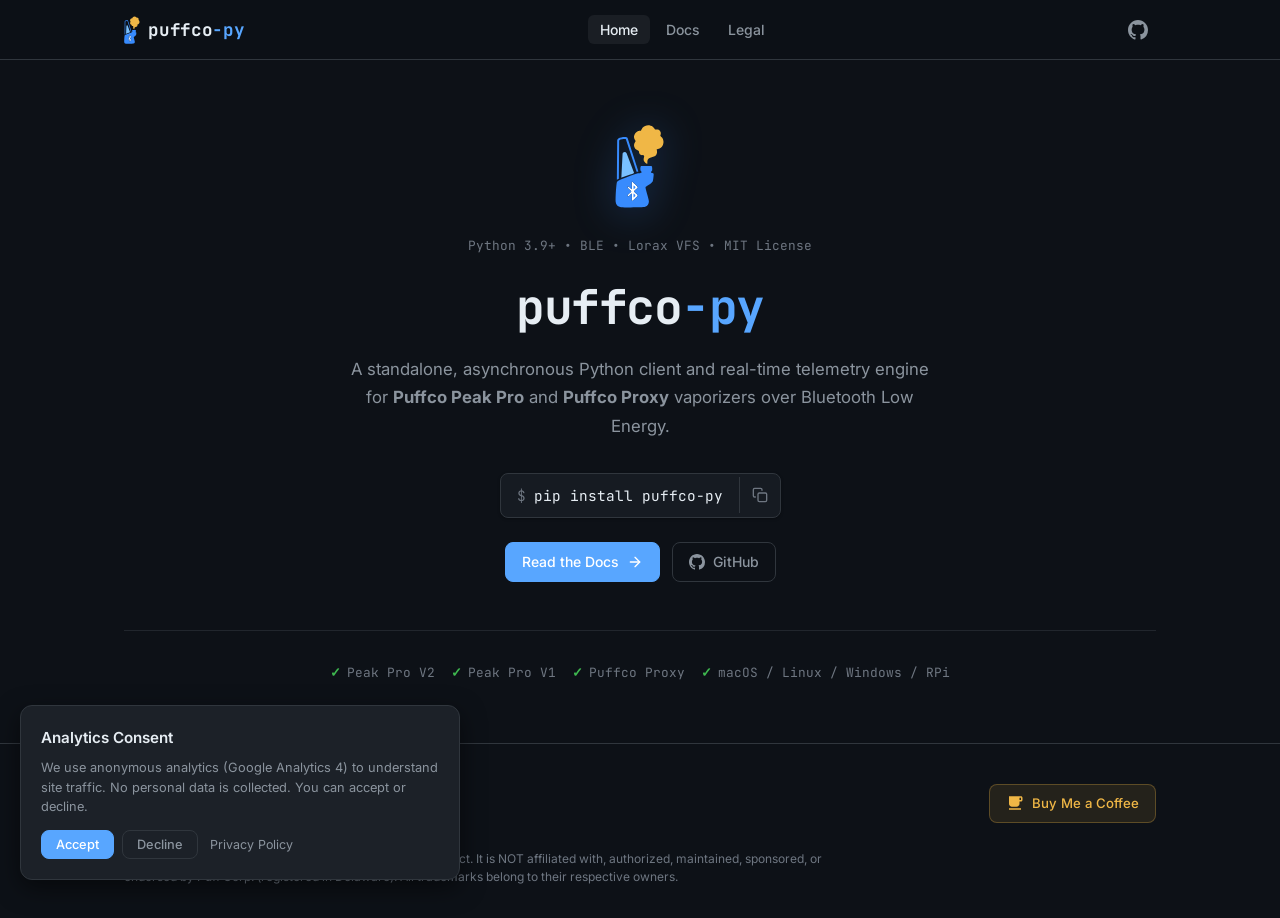
<file: site/index.html>
<!DOCTYPE html>
<html lang="en">
<head>
  <meta charset="UTF-8">
  <meta name="viewport" content="width=device-width, initial-scale=1.0">
  <title>puffco-py — Python BLE Client for Puffco Devices</title>
  <meta name="description" content="A standalone, asynchronous Python BLE client and real-time telemetry engine for Puffco Peak Pro and Proxy vaporizers.">

  <!-- Open Graph -->
  <meta property="og:type" content="website">
  <meta property="og:title" content="puffco-py — Python BLE Client for Puffco Devices">
  <meta property="og:description" content="Async Python library for Puffco Peak Pro and Proxy Bluetooth Low Energy telemetry and session control.">

  <!-- Favicon -->
  <link rel="icon" type="image/svg+xml" href="assets/img/puffco-py.svg">

  <!-- Google tag (gtag.js) -->
  <script async src="https://www.googletagmanager.com/gtag/js?id=G-HL07GGMKE1"></script>
  <script>
    window.dataLayer = window.dataLayer || [];
    function gtag(){dataLayer.push(arguments);}
    gtag('js', new Date());

    gtag('config', 'G-HL07GGMKE1');
  </script>

  <!-- Stylesheet -->
  <link rel="stylesheet" href="assets/css/main.css">
</head>
<body>

  <!-- HEADER -->
  <header class="site-header">
    <div class="container nav-wrap">
      <a href="index.html" class="brand-logo" id="nav-brand">
        <img src="assets/img/puffco-py.svg" alt="puffco-py" width="17" height="28">
        <span>puffco<span class="accent">-py</span></span>
      </a>

      <ul class="nav-links" id="main-nav-links">
        <li><a href="index.html" class="nav-link active">Home</a></li>
        <li><a href="docs.html" class="nav-link">Docs</a></li>
        <li><a href="legal.html" class="nav-link">Legal</a></li>
      </ul>

      <div class="nav-actions">
        <a href="https://github.com/SoyMilkIsOk/puffco-py" target="_blank" rel="noopener noreferrer" class="btn-github" title="View on GitHub">
          <svg width="20" height="20" viewBox="0 0 24 24" fill="currentColor">
            <path d="M12 0C5.37 0 0 5.37 0 12c0 5.31 3.435 9.795 8.205 11.385.6.105.825-.255.825-.57 0-.285-.015-1.23-.015-2.235-3.015.555-3.795-.735-4.035-1.41-.135-.345-.72-1.41-1.23-1.695-.42-.225-1.02-.78-.015-.795.945-.015 1.62.87 1.845 1.23 1.08 1.815 2.805 1.305 3.495.99.105-.78.42-1.305.765-1.605-2.67-.3-5.46-1.335-5.46-5.925 0-1.305.465-2.385 1.23-3.225-.12-.3-.54-1.53.12-3.18 0 0 1.005-.315 3.3 1.23.96-.27 1.98-.405 3-.405s2.04.135 3 .405c2.295-1.56 3.3-1.23 3.3-1.23.66 1.65.24 2.88.12 3.18.765.84 1.23 1.905 1.23 3.225 0 4.605-2.805 5.625-5.475 5.925.435.375.81 1.095.81 2.22 0 1.605-.015 2.895-.015 3.3 0 .315.225.69.825.57A12.02 12.02 0 0024 12c0-6.63-5.37-12-12-12z"/>
          </svg>
        </a>

        <button class="mobile-toggle" aria-label="Toggle navigation" aria-expanded="false">
          <svg width="20" height="20" viewBox="0 0 24 24" fill="none" stroke="currentColor" stroke-width="2">
            <line x1="3" y1="6" x2="21" y2="6"></line>
            <line x1="3" y1="12" x2="21" y2="12"></line>
            <line x1="3" y1="18" x2="21" y2="18"></line>
          </svg>
        </button>
      </div>
    </div>
  </header>

  <!-- HERO -->
  <main>
    <section class="hero">
      <div class="container">
        <div class="hero-logo-wrap">
          <img src="assets/img/puffco-py.svg" alt="puffco-py logo" class="hero-logo" width="49" height="84">
        </div>

        <div class="hero-eyebrow">
          <span>Python 3.9+ &bull; BLE &bull; Lorax VFS &bull; MIT License</span>
        </div>

        <h1 class="hero-title">
          puffco<span class="accent">-py</span>
        </h1>

        <p class="hero-subtitle">
          A standalone, asynchronous Python client and real-time telemetry engine for
          <strong>Puffco Peak Pro</strong> and <strong>Puffco Proxy</strong> vaporizers over Bluetooth Low Energy.
        </p>

        <!-- Install snippet -->
        <div class="install-box">
          <span class="install-cmd"><span class="prompt">$</span>pip install puffco-py</span>
          <button class="btn-copy" data-copy="pip install puffco-py" title="Copy to clipboard" id="hero-copy-btn">
            <svg width="16" height="16" viewBox="0 0 24 24" fill="none" stroke="currentColor" stroke-width="2" stroke-linecap="round" stroke-linejoin="round">
              <rect x="9" y="9" width="13" height="13" rx="2" ry="2"></rect>
              <path d="M5 15H4a2 2 0 0 1-2-2V4a2 2 0 0 1 2-2h9a2 2 0 0 1 2 2v1"></path>
            </svg>
          </button>
        </div>

        <!-- CTA -->
        <div class="hero-actions">
          <a href="docs.html" class="btn btn-primary" id="hero-btn-docs">
            Read the Docs
            <svg width="16" height="16" viewBox="0 0 24 24" fill="none" stroke="currentColor" stroke-width="2" stroke-linecap="round" stroke-linejoin="round">
              <line x1="5" y1="12" x2="19" y2="12"></line>
              <polyline points="12 5 19 12 12 19"></polyline>
            </svg>
          </a>
          <a href="https://github.com/SoyMilkIsOk/puffco-py" target="_blank" rel="noopener noreferrer" class="btn btn-ghost" id="hero-btn-github">
            <svg width="16" height="16" viewBox="0 0 24 24" fill="currentColor">
              <path d="M12 0C5.37 0 0 5.37 0 12c0 5.31 3.435 9.795 8.205 11.385.6.105.825-.255.825-.57 0-.285-.015-1.23-.015-2.235-3.015.555-3.795-.735-4.035-1.41-.135-.345-.72-1.41-1.23-1.695-.42-.225-1.02-.78-.015-.795.945-.015 1.62.87 1.845 1.23 1.08 1.815 2.805 1.305 3.495.99.105-.78.42-1.305.765-1.605-2.67-.3-5.46-1.335-5.46-5.925 0-1.305.465-2.385 1.23-3.225-.12-.3-.54-1.53.12-3.18 0 0 1.005-.315 3.3 1.23.96-.27 1.98-.405 3-.405s2.04.135 3 .405c2.295-1.56 3.3-1.23 3.3-1.23.66 1.65.24 2.88.12 3.18.765.84 1.23 1.905 1.23 3.225 0 4.605-2.805 5.625-5.475 5.925.435.375.81 1.095.81 2.22 0 1.605-.015 2.895-.015 3.3 0 .315.225.69.825.57A12.02 12.02 0 0024 12c0-6.63-5.37-12-12-12z"/>
            </svg>
            GitHub
          </a>
        </div>

        <!-- Compatibility -->
        <div class="compat-strip">
          <div class="compat-item"><span class="check">✓</span> Peak Pro V2</div>
          <div class="compat-item"><span class="check">✓</span> Peak Pro V1</div>
          <div class="compat-item"><span class="check">✓</span> Puffco Proxy</div>
          <div class="compat-item"><span class="check">✓</span> macOS / Linux / Windows / RPi</div>
        </div>
      </div>
    </section>
  </main>

  <!-- FOOTER -->
  <footer class="site-footer">
    <div class="container">
      <div class="footer-content">
        <div class="footer-left">
          <div class="footer-copy">&copy; 2024–2026 puffco-py contributors &bull; MIT License</div>
          <ul class="footer-links">
            <li><a href="docs.html" class="footer-link">Documentation</a></li>
            <li><a href="legal.html" class="footer-link">Legal</a></li>
            <li><a href="https://github.com/SoyMilkIsOk/puffco-py" target="_blank" rel="noopener noreferrer" class="footer-link">GitHub</a></li>
            <li><a href="https://pypi.org/project/puffco-py/" target="_blank" rel="noopener noreferrer" class="footer-link">PyPI</a></li>
          </ul>
        </div>
        <div class="footer-right">
          <a href="https://buymeacoffee.com/SoyMilkIsOk" target="_blank" rel="noopener noreferrer" class="btn-coffee" id="footer-btn-coffee">
            <svg width="18" height="18" viewBox="0 0 24 24" fill="currentColor">
              <path d="M20 3H4v10c0 2.21 1.79 4 4 4h6c2.21 0 4-1.79 4-4v-3h2c1.1 0 2-.9 2-2V5c0-1.1-.9-2-2-2zm0 5h-2V5h2v3zM4 19h16v2H4z"/>
            </svg>
            <span>Buy Me a Coffee</span>
          </a>
        </div>
      </div>
      <p class="footer-disclaimer">
        <strong>Disclaimer:</strong> puffco-py is an independent open-source project. It is NOT affiliated with, authorized, maintained, sponsored, or endorsed by Puff Corp. (registered in Delaware). All trademarks belong to their respective owners.
      </p>
    </div>
  </footer>

  <!-- Cookie Consent -->
  <div class="cookie-banner" id="cookie-banner" role="dialog" aria-labelledby="cookie-title">
    <div class="cookie-title" id="cookie-title">Analytics Consent</div>
    <p class="cookie-desc">
      We use anonymous analytics (Google Analytics 4) to understand site traffic. No personal data is collected. You can accept or decline.
    </p>
    <div class="cookie-actions">
      <button class="btn btn-primary" id="btn-cookie-accept" style="font-size: 0.8rem; padding: 6px 14px;">Accept</button>
      <button class="btn btn-ghost" id="btn-cookie-decline" style="font-size: 0.8rem; padding: 6px 14px;">Decline</button>
      <a href="legal.html#privacy" class="footer-link" style="font-size: 0.78rem; margin-left: 4px;">Privacy Policy</a>
    </div>
  </div>

  <!-- Scripts -->
  <script src="assets/js/analytics.js"></script>
  <script src="assets/js/app.js"></script>
</body>
</html>
</file>
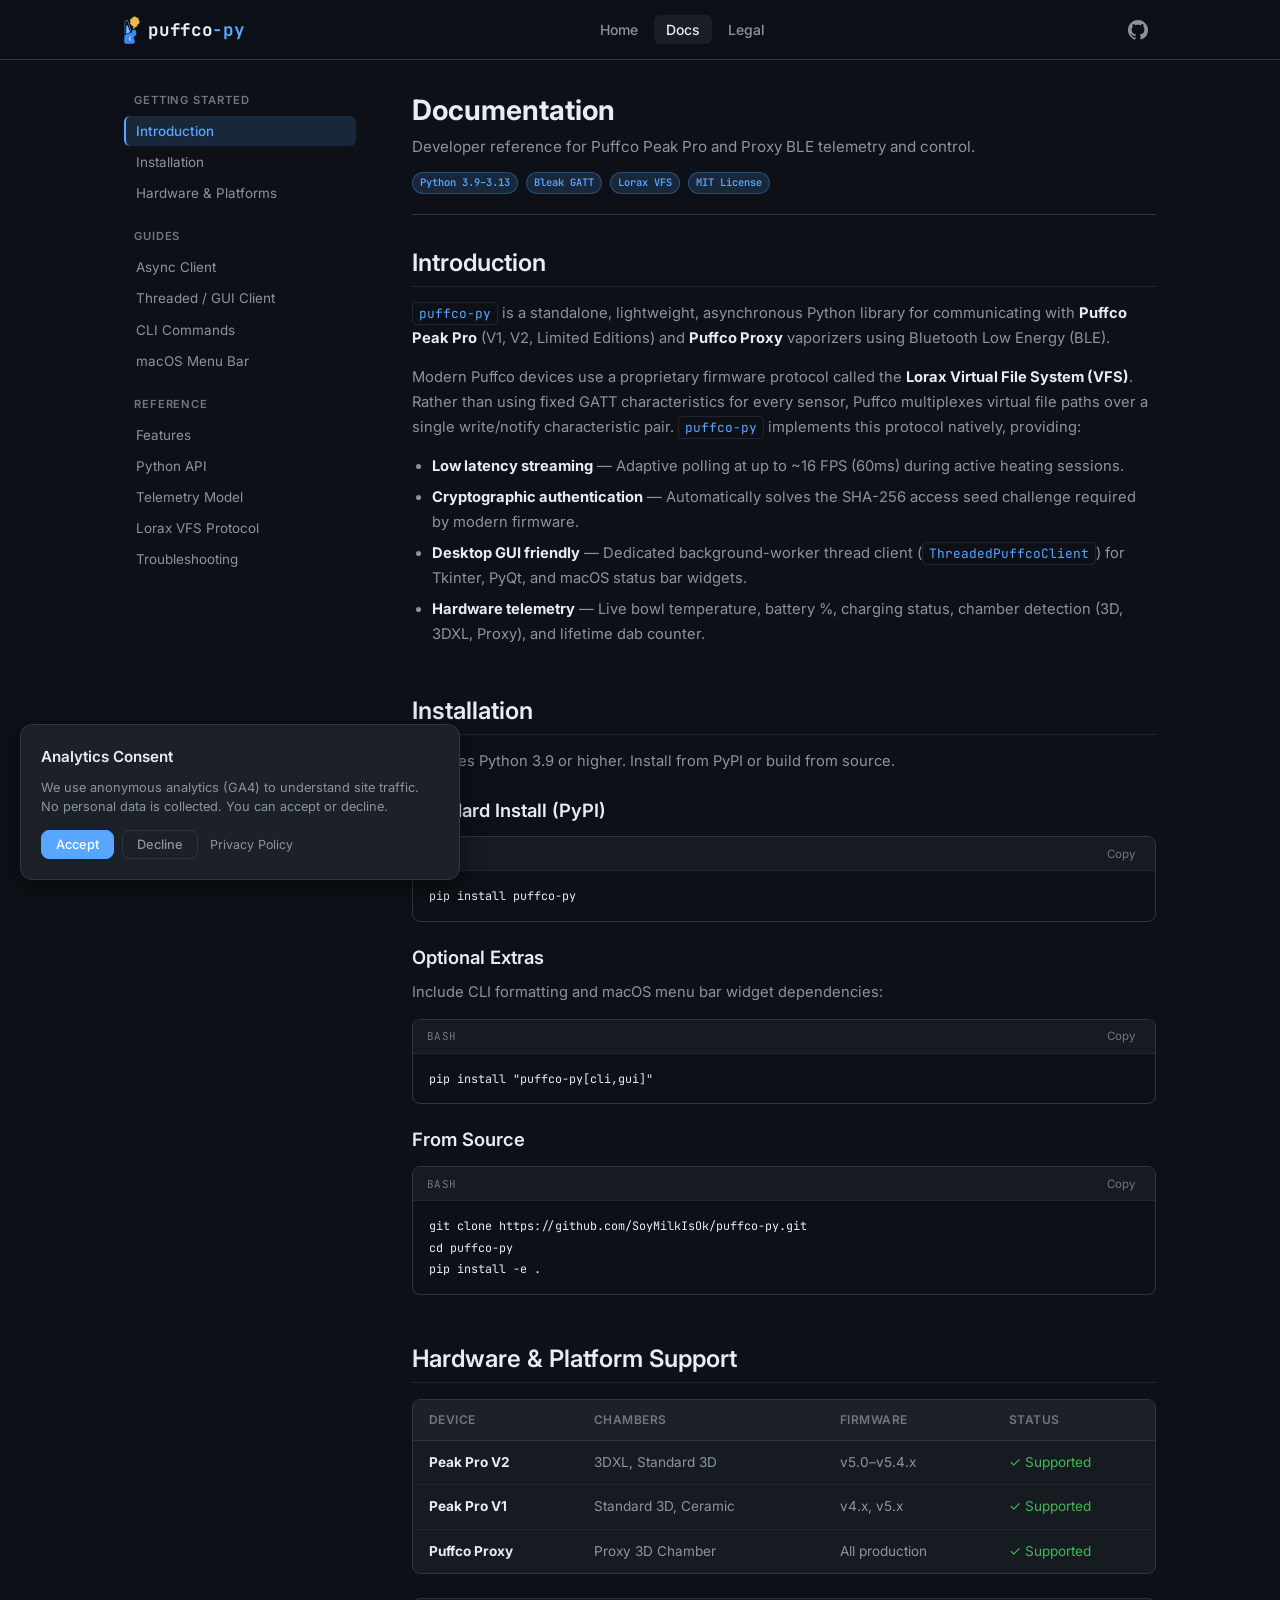
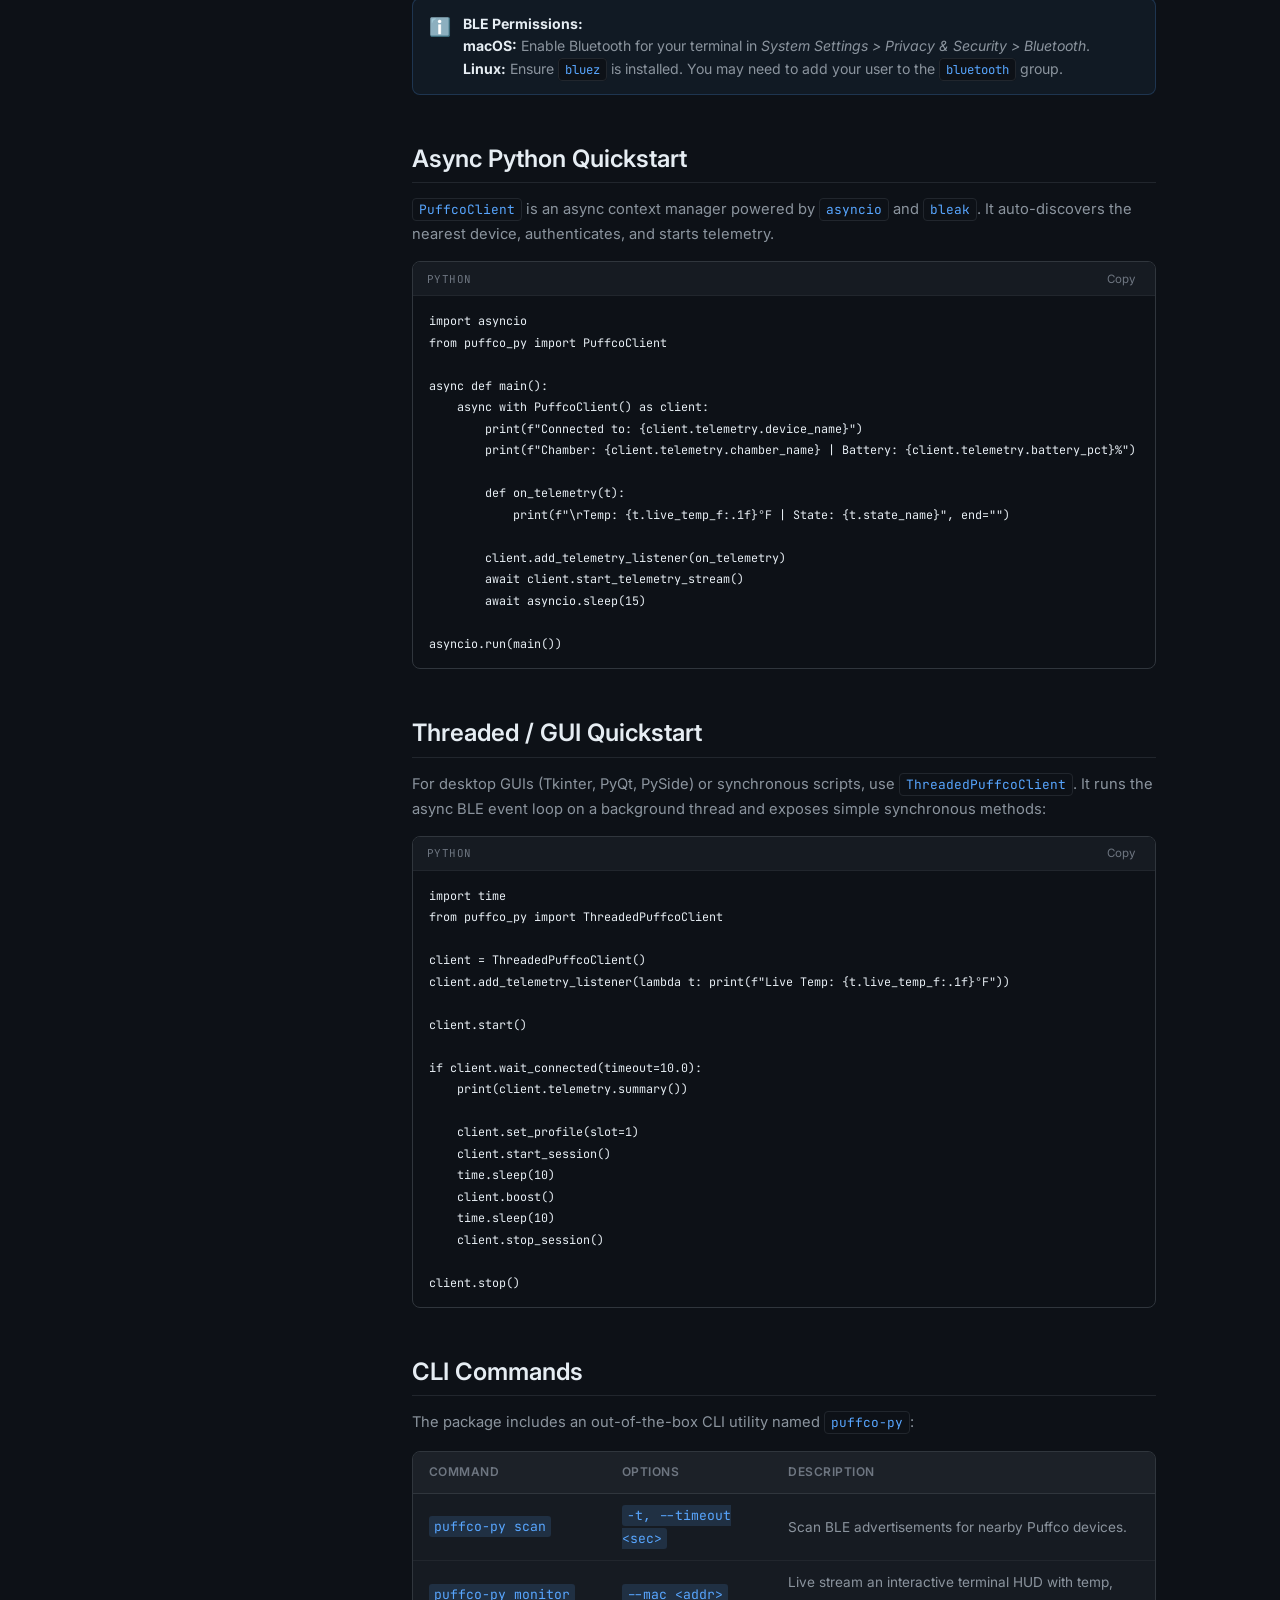
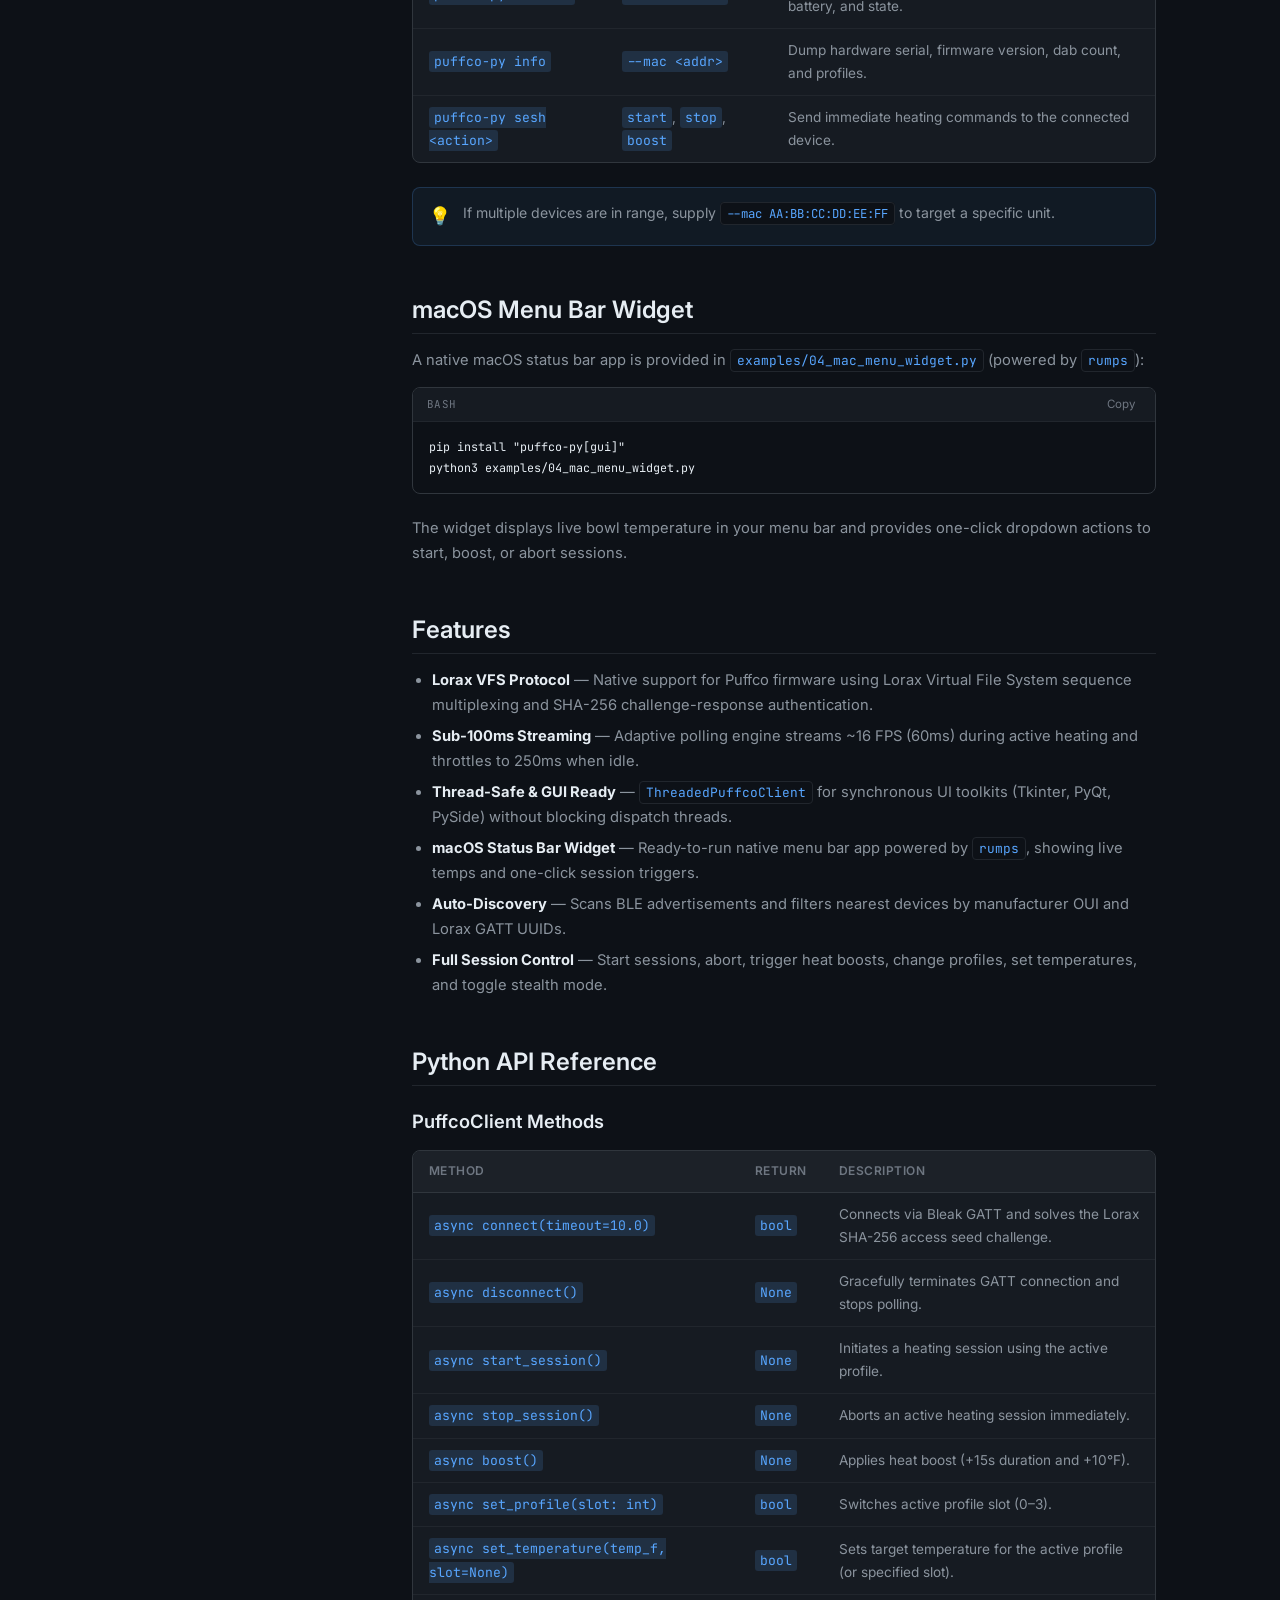
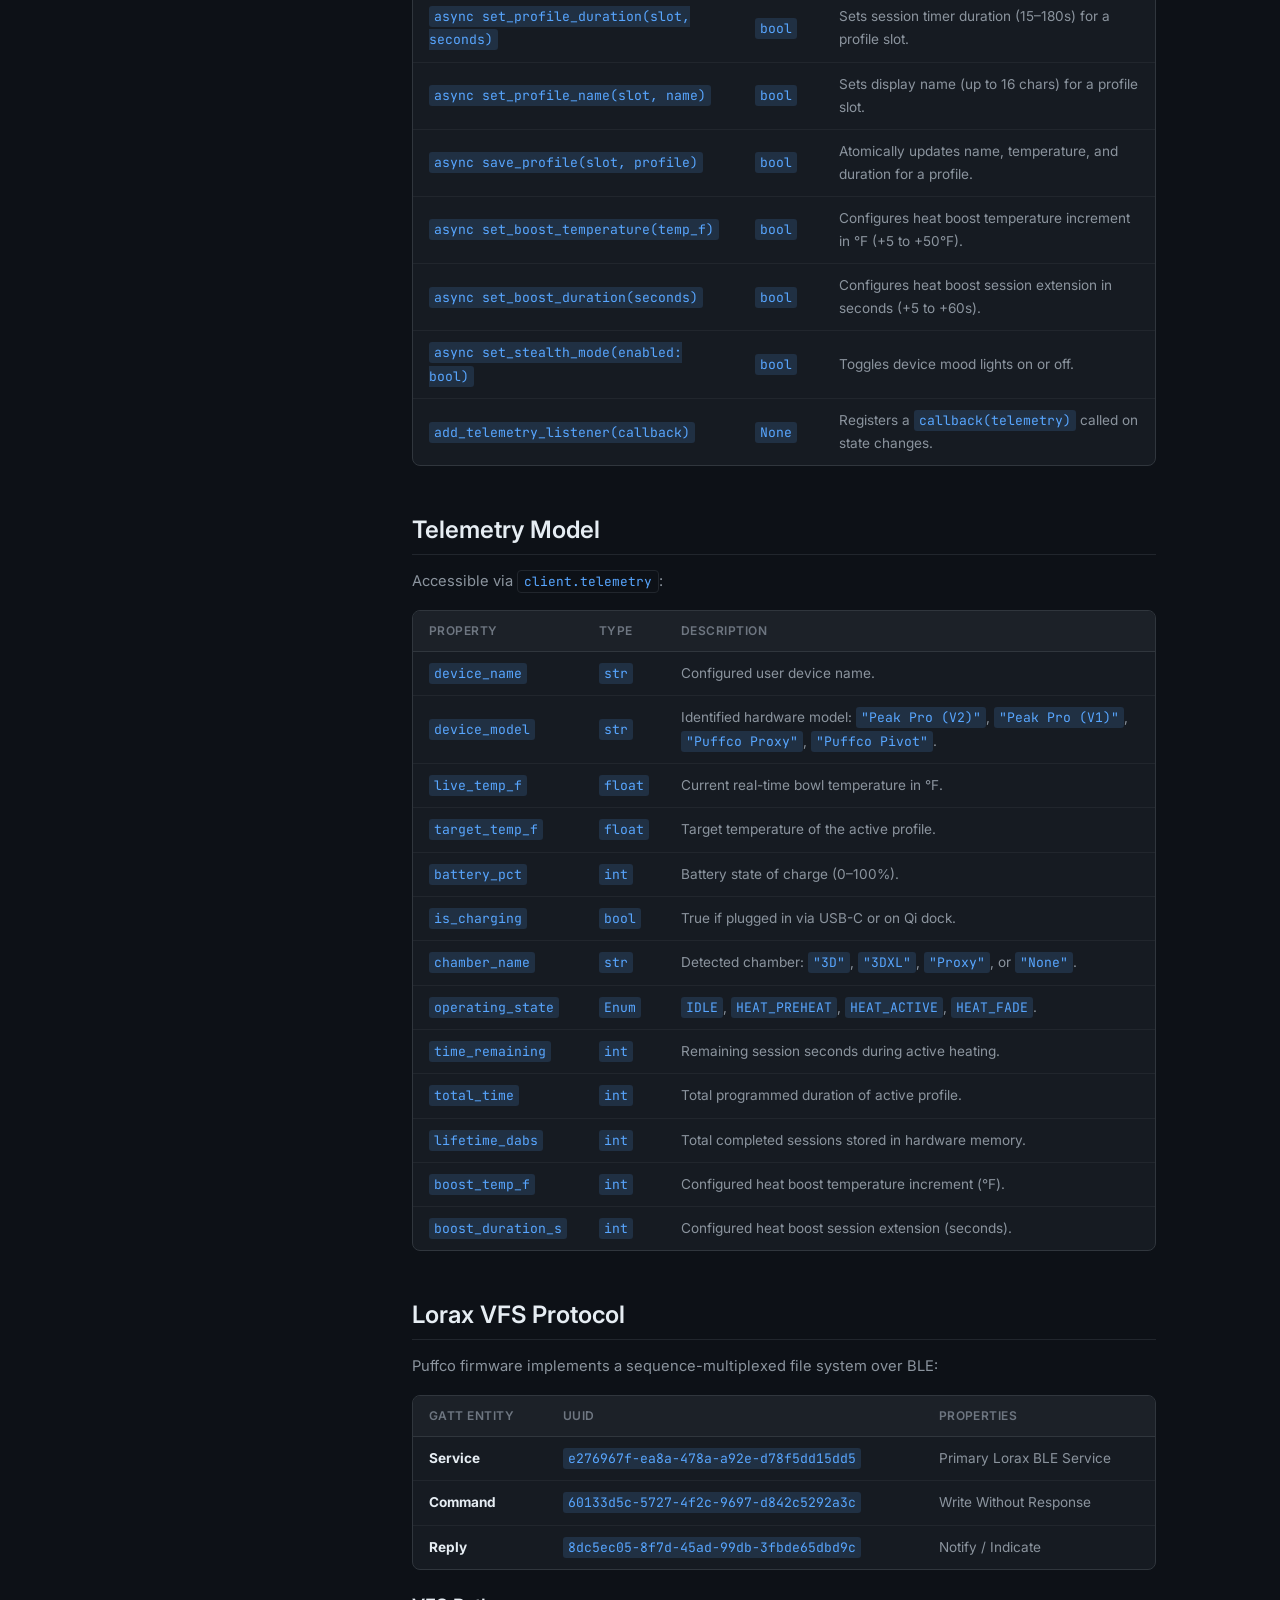
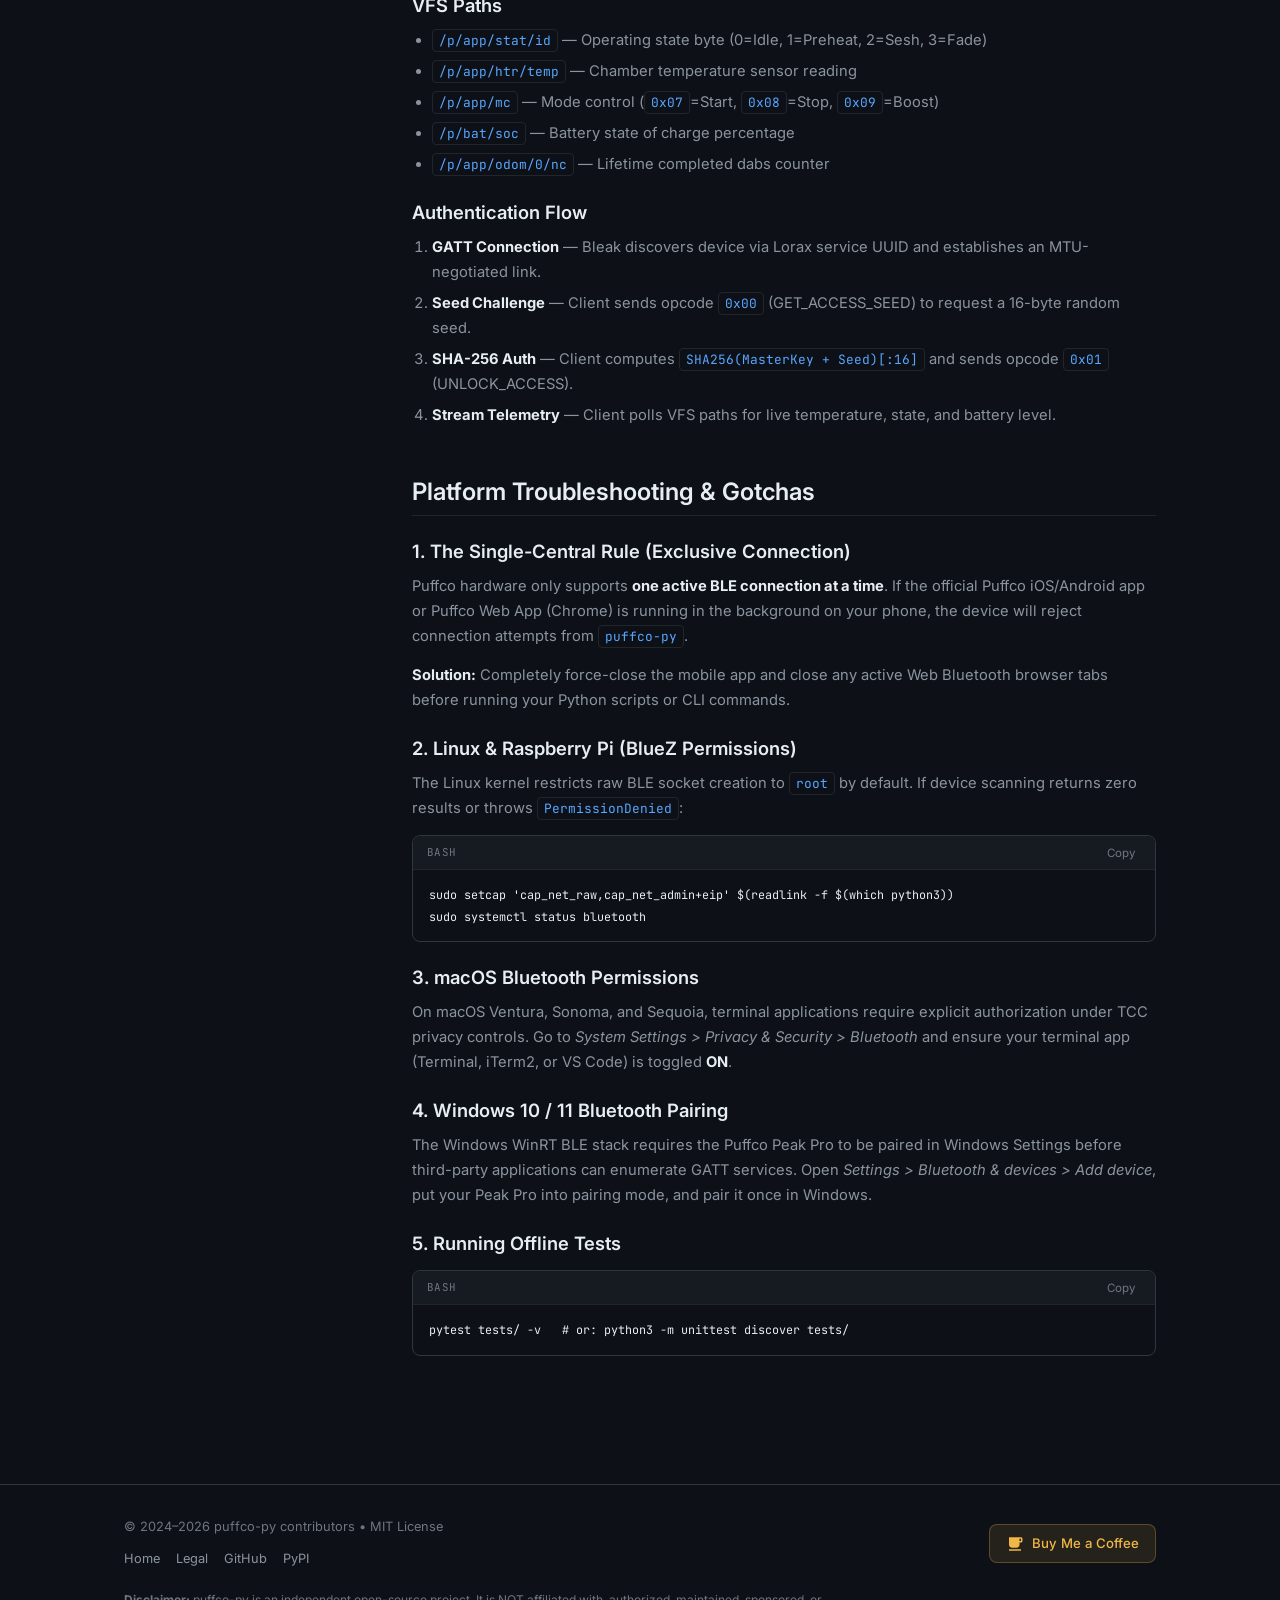
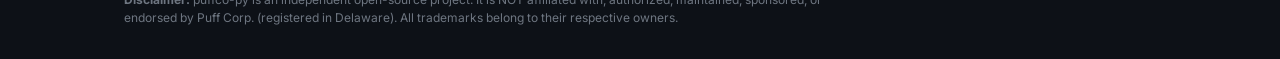
<file: site/docs.html>
<!DOCTYPE html>
<html lang="en">
<head>
  <meta charset="UTF-8">
  <meta name="viewport" content="width=device-width, initial-scale=1.0">
  <title>Documentation — puffco-py</title>
  <meta name="description" content="Complete developer documentation, API reference, CLI manual, and protocol specs for puffco-py.">

  <!-- Favicon -->
  <link rel="icon" type="image/svg+xml" href="assets/img/puffco-py.svg">

  <!-- Google tag (gtag.js) -->
  <script async src="https://www.googletagmanager.com/gtag/js?id=G-HL07GGMKE1"></script>
  <script>
    window.dataLayer = window.dataLayer || [];
    function gtag(){dataLayer.push(arguments);}
    gtag('js', new Date());

    gtag('config', 'G-HL07GGMKE1');
  </script>

  <!-- Stylesheets -->
  <link rel="stylesheet" href="assets/css/main.css">
  <link rel="stylesheet" href="assets/css/docs.css">
</head>
<body>

  <!-- HEADER — Same as all pages -->
  <header class="site-header">
    <div class="container nav-wrap">
      <a href="index.html" class="brand-logo" id="nav-brand">
        <img src="assets/img/puffco-py.svg" alt="puffco-py" width="17" height="28">
        <span>puffco<span class="accent">-py</span></span>
      </a>

      <ul class="nav-links" id="main-nav-links">
        <li><a href="index.html" class="nav-link">Home</a></li>
        <li><a href="docs.html" class="nav-link active">Docs</a></li>
        <li><a href="legal.html" class="nav-link">Legal</a></li>
      </ul>

      <div class="nav-actions">
        <a href="https://github.com/SoyMilkIsOk/puffco-py" target="_blank" rel="noopener noreferrer" class="btn-github" title="View on GitHub">
          <svg width="20" height="20" viewBox="0 0 24 24" fill="currentColor">
            <path d="M12 0C5.37 0 0 5.37 0 12c0 5.31 3.435 9.795 8.205 11.385.6.105.825-.255.825-.57 0-.285-.015-1.23-.015-2.235-3.015.555-3.795-.735-4.035-1.41-.135-.345-.72-1.41-1.23-1.695-.42-.225-1.02-.78-.015-.795.945-.015 1.62.87 1.845 1.23 1.08 1.815 2.805 1.305 3.495.99.105-.78.42-1.305.765-1.605-2.67-.3-5.46-1.335-5.46-5.925 0-1.305.465-2.385 1.23-3.225-.12-.3-.54-1.53.12-3.18 0 0 1.005-.315 3.3 1.23.96-.27 1.98-.405 3-.405s2.04.135 3 .405c2.295-1.56 3.3-1.23 3.3-1.23.66 1.65.24 2.88.12 3.18.765.84 1.23 1.905 1.23 3.225 0 4.605-2.805 5.625-5.475 5.925.435.375.81 1.095.81 2.22 0 1.605-.015 2.895-.015 3.3 0 .315.225.69.825.57A12.02 12.02 0 0024 12c0-6.63-5.37-12-12-12z"/>
          </svg>
        </a>

        <button class="mobile-toggle" aria-label="Toggle navigation" aria-expanded="false">
          <svg width="20" height="20" viewBox="0 0 24 24" fill="none" stroke="currentColor" stroke-width="2">
            <line x1="3" y1="6" x2="21" y2="6"></line>
            <line x1="3" y1="12" x2="21" y2="12"></line>
            <line x1="3" y1="18" x2="21" y2="18"></line>
          </svg>
        </button>
      </div>
    </div>
  </header>

  <!-- DOCUMENTATION LAYOUT -->
  <div class="container">
    <div class="docs-layout">

      <!-- Mobile sidebar toggle -->
      <button class="sidebar-toggle" id="sidebar-toggle" aria-label="Toggle documentation sidebar">
        <svg width="16" height="16" viewBox="0 0 24 24" fill="none" stroke="currentColor" stroke-width="2">
          <polyline points="6 9 12 15 18 9"></polyline>
        </svg>
        <span>Navigation</span>
      </button>

      <!-- SIDEBAR -->
      <aside class="docs-sidebar" id="docs-sidebar">
        <nav>
          <div class="sidebar-group">
            <div class="sidebar-group-title">Getting Started</div>
            <ul class="sidebar-nav-list">
              <li><a href="#introduction" class="sidebar-nav-link active">Introduction</a></li>
              <li><a href="#installation" class="sidebar-nav-link">Installation</a></li>
              <li><a href="#hardware-support" class="sidebar-nav-link">Hardware &amp; Platforms</a></li>
            </ul>
          </div>

          <div class="sidebar-group">
            <div class="sidebar-group-title">Guides</div>
            <ul class="sidebar-nav-list">
              <li><a href="#quickstart-async" class="sidebar-nav-link">Async Client</a></li>
              <li><a href="#quickstart-threaded" class="sidebar-nav-link">Threaded / GUI Client</a></li>
              <li><a href="#cli-guide" class="sidebar-nav-link">CLI Commands</a></li>
              <li><a href="#mac-widget" class="sidebar-nav-link">macOS Menu Bar</a></li>
            </ul>
          </div>

          <div class="sidebar-group">
            <div class="sidebar-group-title">Reference</div>
            <ul class="sidebar-nav-list">
              <li><a href="#features" class="sidebar-nav-link">Features</a></li>
              <li><a href="#python-api" class="sidebar-nav-link">Python API</a></li>
              <li><a href="#telemetry-model" class="sidebar-nav-link">Telemetry Model</a></li>
              <li><a href="#protocol-spec" class="sidebar-nav-link">Lorax VFS Protocol</a></li>
              <li><a href="#troubleshooting" class="sidebar-nav-link">Troubleshooting</a></li>
            </ul>
          </div>
        </nav>
      </aside>

      <!-- MAIN CONTENT -->
      <main class="docs-content">
        <div class="docs-header">
          <h1>Documentation</h1>
          <p class="docs-header-desc">
            Developer reference for Puffco Peak Pro and Proxy BLE telemetry and control.
          </p>
          <div class="docs-badge-row">
            <span class="brand-badge">Python 3.9–3.13</span>
            <span class="brand-badge">Bleak GATT</span>
            <span class="brand-badge">Lorax VFS</span>
            <span class="brand-badge">MIT License</span>
          </div>
        </div>

        <!-- 1. INTRODUCTION -->
        <section class="docs-section" id="introduction">
          <h2>Introduction</h2>
          <p>
            <code>puffco-py</code> is a standalone, lightweight, asynchronous Python library for communicating with <strong>Puffco Peak Pro</strong> (V1, V2, Limited Editions) and <strong>Puffco Proxy</strong> vaporizers using Bluetooth Low Energy (BLE).
          </p>
          <p>
            Modern Puffco devices use a proprietary firmware protocol called the <strong>Lorax Virtual File System (VFS)</strong>. Rather than using fixed GATT characteristics for every sensor, Puffco multiplexes virtual file paths over a single write/notify characteristic pair. <code>puffco-py</code> implements this protocol natively, providing:
          </p>
          <ul>
            <li><strong>Low latency streaming</strong> — Adaptive polling at up to ~16 FPS (60ms) during active heating sessions.</li>
            <li><strong>Cryptographic authentication</strong> — Automatically solves the SHA-256 access seed challenge required by modern firmware.</li>
            <li><strong>Desktop GUI friendly</strong> — Dedicated background-worker thread client (<code>ThreadedPuffcoClient</code>) for Tkinter, PyQt, and macOS status bar widgets.</li>
            <li><strong>Hardware telemetry</strong> — Live bowl temperature, battery %, charging status, chamber detection (3D, 3DXL, Proxy), and lifetime dab counter.</li>
          </ul>
        </section>

        <!-- 2. INSTALLATION -->
        <section class="docs-section" id="installation">
          <h2>Installation</h2>
          <p>
            Requires Python 3.9 or higher. Install from PyPI or build from source.
          </p>

          <h3>Standard Install (PyPI)</h3>
          <div class="code-block">
            <div class="code-header">
              <span class="code-lang-tag">bash</span>
              <button class="btn-code-copy" data-copy="pip install puffco-py">Copy</button>
            </div>
            <pre><code>pip install puffco-py</code></pre>
          </div>

          <h3>Optional Extras</h3>
          <p>Include CLI formatting and macOS menu bar widget dependencies:</p>
          <div class="code-block">
            <div class="code-header">
              <span class="code-lang-tag">bash</span>
              <button class="btn-code-copy" data-copy='pip install "puffco-py[cli,gui]"'>Copy</button>
            </div>
            <pre><code>pip install "puffco-py[cli,gui]"</code></pre>
          </div>

          <h3>From Source</h3>
          <div class="code-block">
            <div class="code-header">
              <span class="code-lang-tag">bash</span>
              <button class="btn-code-copy" data-copy="git clone https://github.com/SoyMilkIsOk/puffco-py.git&#10;cd puffco-py&#10;pip install -e .">Copy</button>
            </div>
            <pre><code>git clone https://github.com/SoyMilkIsOk/puffco-py.git
cd puffco-py
pip install -e .</code></pre>
          </div>
        </section>

        <!-- 3. HARDWARE & PLATFORMS -->
        <section class="docs-section" id="hardware-support">
          <h2>Hardware &amp; Platform Support</h2>
          <div class="api-table-wrapper">
            <table class="api-table">
              <thead>
                <tr>
                  <th>Device</th>
                  <th>Chambers</th>
                  <th>Firmware</th>
                  <th>Status</th>
                </tr>
              </thead>
              <tbody>
                <tr>
                  <td><strong>Peak Pro V2</strong></td>
                  <td>3DXL, Standard 3D</td>
                  <td>v5.0–v5.4.x</td>
                  <td style="color: var(--green);">✓ Supported</td>
                </tr>
                <tr>
                  <td><strong>Peak Pro V1</strong></td>
                  <td>Standard 3D, Ceramic</td>
                  <td>v4.x, v5.x</td>
                  <td style="color: var(--green);">✓ Supported</td>
                </tr>
                <tr>
                  <td><strong>Puffco Proxy</strong></td>
                  <td>Proxy 3D Chamber</td>
                  <td>All production</td>
                  <td style="color: var(--green);">✓ Supported</td>
                </tr>
              </tbody>
            </table>
          </div>

          <div class="callout callout-info">
            <span class="callout-icon">ℹ️</span>
            <div>
              <strong>BLE Permissions:</strong><br>
              <strong>macOS:</strong> Enable Bluetooth for your terminal in <em>System Settings &gt; Privacy &amp; Security &gt; Bluetooth</em>.<br>
              <strong>Linux:</strong> Ensure <code>bluez</code> is installed. You may need to add your user to the <code>bluetooth</code> group.
            </div>
          </div>
        </section>

        <!-- 4. ASYNC QUICKSTART -->
        <section class="docs-section" id="quickstart-async">
          <h2>Async Python Quickstart</h2>
          <p>
            <code>PuffcoClient</code> is an async context manager powered by <code>asyncio</code> and <code>bleak</code>. It auto-discovers the nearest device, authenticates, and starts telemetry.
          </p>

          <div class="code-block">
            <div class="code-header">
              <span class="code-lang-tag">python</span>
              <button class="btn-code-copy" data-copy='import asyncio
from puffco_py import PuffcoClient

async def main():
    async with PuffcoClient() as client:
        print(f"Connected to: {client.telemetry.device_name}")
        print(f"Chamber: {client.telemetry.chamber_name} | Battery: {client.telemetry.battery_pct}%")

        def on_telemetry(t):
            print(f"\rTemp: {t.live_temp_f:.1f}°F | State: {t.state_name}", end="")

        client.add_telemetry_listener(on_telemetry)
        await client.start_telemetry_stream()
        await asyncio.sleep(15)

asyncio.run(main())'>Copy</button>
            </div>
            <pre><code>import asyncio
from puffco_py import PuffcoClient

async def main():
    async with PuffcoClient() as client:
        print(f"Connected to: {client.telemetry.device_name}")
        print(f"Chamber: {client.telemetry.chamber_name} | Battery: {client.telemetry.battery_pct}%")

        def on_telemetry(t):
            print(f"\rTemp: {t.live_temp_f:.1f}°F | State: {t.state_name}", end="")

        client.add_telemetry_listener(on_telemetry)
        await client.start_telemetry_stream()
        await asyncio.sleep(15)

asyncio.run(main())</code></pre>
          </div>
        </section>

        <!-- 5. THREADED / GUI QUICKSTART -->
        <section class="docs-section" id="quickstart-threaded">
          <h2>Threaded / GUI Quickstart</h2>
          <p>
            For desktop GUIs (Tkinter, PyQt, PySide) or synchronous scripts, use <code>ThreadedPuffcoClient</code>. It runs the async BLE event loop on a background thread and exposes simple synchronous methods:
          </p>

          <div class="code-block">
            <div class="code-header">
              <span class="code-lang-tag">python</span>
              <button class="btn-code-copy" data-copy='import time
from puffco_py import ThreadedPuffcoClient

client = ThreadedPuffcoClient()
client.add_telemetry_listener(lambda t: print(f"Live Temp: {t.live_temp_f:.1f}°F"))

client.start()

if client.wait_connected(timeout=10.0):
    print(client.telemetry.summary())

    client.set_profile(slot=1)
    client.start_session()
    time.sleep(10)
    client.boost()
    time.sleep(10)
    client.stop_session()

client.stop()'>Copy</button>
            </div>
            <pre><code>import time
from puffco_py import ThreadedPuffcoClient

client = ThreadedPuffcoClient()
client.add_telemetry_listener(lambda t: print(f"Live Temp: {t.live_temp_f:.1f}°F"))

client.start()

if client.wait_connected(timeout=10.0):
    print(client.telemetry.summary())

    client.set_profile(slot=1)
    client.start_session()
    time.sleep(10)
    client.boost()
    time.sleep(10)
    client.stop_session()

client.stop()</code></pre>
          </div>
        </section>

        <!-- 6. CLI GUIDE -->
        <section class="docs-section" id="cli-guide">
          <h2>CLI Commands</h2>
          <p>
            The package includes an out-of-the-box CLI utility named <code>puffco-py</code>:
          </p>

          <div class="api-table-wrapper">
            <table class="api-table">
              <thead>
                <tr>
                  <th>Command</th>
                  <th>Options</th>
                  <th>Description</th>
                </tr>
              </thead>
              <tbody>
                <tr>
                  <td><code>puffco-py scan</code></td>
                  <td><code>-t, --timeout &lt;sec&gt;</code></td>
                  <td>Scan BLE advertisements for nearby Puffco devices.</td>
                </tr>
                <tr>
                  <td><code>puffco-py monitor</code></td>
                  <td><code>--mac &lt;addr&gt;</code></td>
                  <td>Live stream an interactive terminal HUD with temp, battery, and state.</td>
                </tr>
                <tr>
                  <td><code>puffco-py info</code></td>
                  <td><code>--mac &lt;addr&gt;</code></td>
                  <td>Dump hardware serial, firmware version, dab count, and profiles.</td>
                </tr>
                <tr>
                  <td><code>puffco-py sesh &lt;action&gt;</code></td>
                  <td><code>start</code>, <code>stop</code>, <code>boost</code></td>
                  <td>Send immediate heating commands to the connected device.</td>
                </tr>
              </tbody>
            </table>
          </div>

          <div class="callout callout-info">
            <span class="callout-icon">💡</span>
            <div>
              If multiple devices are in range, supply <code>--mac AA:BB:CC:DD:EE:FF</code> to target a specific unit.
            </div>
          </div>
        </section>

        <!-- 7. MACOS MENU BAR -->
        <section class="docs-section" id="mac-widget">
          <h2>macOS Menu Bar Widget</h2>
          <p>
            A native macOS status bar app is provided in <code>examples/04_mac_menu_widget.py</code> (powered by <code>rumps</code>):
          </p>
          <div class="code-block">
            <div class="code-header">
              <span class="code-lang-tag">bash</span>
              <button class="btn-code-copy" data-copy='pip install "puffco-py[gui]"&#10;python3 examples/04_mac_menu_widget.py'>Copy</button>
            </div>
            <pre><code>pip install "puffco-py[gui]"
python3 examples/04_mac_menu_widget.py</code></pre>
          </div>
          <p>
            The widget displays live bowl temperature in your menu bar and provides one-click dropdown actions to start, boost, or abort sessions.
          </p>
        </section>

        <!-- 8. FEATURES -->
        <section class="docs-section" id="features">
          <h2>Features</h2>
          <ul>
            <li><strong>Lorax VFS Protocol</strong> — Native support for Puffco firmware using Lorax Virtual File System sequence multiplexing and SHA-256 challenge-response authentication.</li>
            <li><strong>Sub-100ms Streaming</strong> — Adaptive polling engine streams ~16 FPS (60ms) during active heating and throttles to 250ms when idle.</li>
            <li><strong>Thread-Safe &amp; GUI Ready</strong> — <code>ThreadedPuffcoClient</code> for synchronous UI toolkits (Tkinter, PyQt, PySide) without blocking dispatch threads.</li>
            <li><strong>macOS Status Bar Widget</strong> — Ready-to-run native menu bar app powered by <code>rumps</code>, showing live temps and one-click session triggers.</li>
            <li><strong>Auto-Discovery</strong> — Scans BLE advertisements and filters nearest devices by manufacturer OUI and Lorax GATT UUIDs.</li>
            <li><strong>Full Session Control</strong> — Start sessions, abort, trigger heat boosts, change profiles, set temperatures, and toggle stealth mode.</li>
          </ul>
        </section>

        <!-- 9. PYTHON API -->
        <section class="docs-section" id="python-api">
          <h2>Python API Reference</h2>
          <h3>PuffcoClient Methods</h3>
          <div class="api-table-wrapper">
            <table class="api-table">
              <thead>
                <tr>
                  <th>Method</th>
                  <th>Return</th>
                  <th>Description</th>
                </tr>
              </thead>
              <tbody>
                <tr>
                  <td><code>async connect(timeout=10.0)</code></td>
                  <td><code>bool</code></td>
                  <td>Connects via Bleak GATT and solves the Lorax SHA-256 access seed challenge.</td>
                </tr>
                <tr>
                  <td><code>async disconnect()</code></td>
                  <td><code>None</code></td>
                  <td>Gracefully terminates GATT connection and stops polling.</td>
                </tr>
                <tr>
                  <td><code>async start_session()</code></td>
                  <td><code>None</code></td>
                  <td>Initiates a heating session using the active profile.</td>
                </tr>
                <tr>
                  <td><code>async stop_session()</code></td>
                  <td><code>None</code></td>
                  <td>Aborts an active heating session immediately.</td>
                </tr>
                <tr>
                  <td><code>async boost()</code></td>
                  <td><code>None</code></td>
                  <td>Applies heat boost (+15s duration and +10°F).</td>
                </tr>
                <tr>
                  <td><code>async set_profile(slot: int)</code></td>
                  <td><code>bool</code></td>
                  <td>Switches active profile slot (0–3).</td>
                </tr>
                <tr>
                  <td><code>async set_temperature(temp_f, slot=None)</code></td>
                  <td><code>bool</code></td>
                  <td>Sets target temperature for the active profile (or specified slot).</td>
                </tr>
                <tr>
                  <td><code>async set_profile_duration(slot, seconds)</code></td>
                  <td><code>bool</code></td>
                  <td>Sets session timer duration (15–180s) for a profile slot.</td>
                </tr>
                <tr>
                  <td><code>async set_profile_name(slot, name)</code></td>
                  <td><code>bool</code></td>
                  <td>Sets display name (up to 16 chars) for a profile slot.</td>
                </tr>
                <tr>
                  <td><code>async save_profile(slot, profile)</code></td>
                  <td><code>bool</code></td>
                  <td>Atomically updates name, temperature, and duration for a profile.</td>
                </tr>
                <tr>
                  <td><code>async set_boost_temperature(temp_f)</code></td>
                  <td><code>bool</code></td>
                  <td>Configures heat boost temperature increment in °F (+5 to +50°F).</td>
                </tr>
                <tr>
                  <td><code>async set_boost_duration(seconds)</code></td>
                  <td><code>bool</code></td>
                  <td>Configures heat boost session extension in seconds (+5 to +60s).</td>
                </tr>
                <tr>
                  <td><code>async set_stealth_mode(enabled: bool)</code></td>
                  <td><code>bool</code></td>
                  <td>Toggles device mood lights on or off.</td>
                </tr>
                <tr>
                  <td><code>add_telemetry_listener(callback)</code></td>
                  <td><code>None</code></td>
                  <td>Registers a <code>callback(telemetry)</code> called on state changes.</td>
                </tr>
              </tbody>
            </table>
          </div>
        </section>

        <!-- 10. TELEMETRY MODEL -->
        <section class="docs-section" id="telemetry-model">
          <h2>Telemetry Model</h2>
          <p>Accessible via <code>client.telemetry</code>:</p>
          <div class="api-table-wrapper">
            <table class="api-table">
              <thead>
                <tr>
                  <th>Property</th>
                  <th>Type</th>
                  <th>Description</th>
                </tr>
              </thead>
              <tbody>
                <tr>
                  <td><code>device_name</code></td>
                  <td><code>str</code></td>
                  <td>Configured user device name.</td>
                </tr>
                <tr>
                  <td><code>device_model</code></td>
                  <td><code>str</code></td>
                  <td>Identified hardware model: <code>"Peak Pro (V2)"</code>, <code>"Peak Pro (V1)"</code>, <code>"Puffco Proxy"</code>, <code>"Puffco Pivot"</code>.</td>
                </tr>
                <tr>
                  <td><code>live_temp_f</code></td>
                  <td><code>float</code></td>
                  <td>Current real-time bowl temperature in °F.</td>
                </tr>
                <tr>
                  <td><code>target_temp_f</code></td>
                  <td><code>float</code></td>
                  <td>Target temperature of the active profile.</td>
                </tr>
                <tr>
                  <td><code>battery_pct</code></td>
                  <td><code>int</code></td>
                  <td>Battery state of charge (0–100%).</td>
                </tr>
                <tr>
                  <td><code>is_charging</code></td>
                  <td><code>bool</code></td>
                  <td>True if plugged in via USB-C or on Qi dock.</td>
                </tr>
                <tr>
                  <td><code>chamber_name</code></td>
                  <td><code>str</code></td>
                  <td>Detected chamber: <code>"3D"</code>, <code>"3DXL"</code>, <code>"Proxy"</code>, or <code>"None"</code>.</td>
                </tr>
                <tr>
                  <td><code>operating_state</code></td>
                  <td><code>Enum</code></td>
                  <td><code>IDLE</code>, <code>HEAT_PREHEAT</code>, <code>HEAT_ACTIVE</code>, <code>HEAT_FADE</code>.</td>
                </tr>
                <tr>
                  <td><code>time_remaining</code></td>
                  <td><code>int</code></td>
                  <td>Remaining session seconds during active heating.</td>
                </tr>
                <tr>
                  <td><code>total_time</code></td>
                  <td><code>int</code></td>
                  <td>Total programmed duration of active profile.</td>
                </tr>
                <tr>
                  <td><code>lifetime_dabs</code></td>
                  <td><code>int</code></td>
                  <td>Total completed sessions stored in hardware memory.</td>
                </tr>
                <tr>
                  <td><code>boost_temp_f</code></td>
                  <td><code>int</code></td>
                  <td>Configured heat boost temperature increment (°F).</td>
                </tr>
                <tr>
                  <td><code>boost_duration_s</code></td>
                  <td><code>int</code></td>
                  <td>Configured heat boost session extension (seconds).</td>
                </tr>
              </tbody>
            </table>
          </div>
        </section>

        <!-- 11. LORAX VFS PROTOCOL -->
        <section class="docs-section" id="protocol-spec">
          <h2>Lorax VFS Protocol</h2>
          <p>
            Puffco firmware implements a sequence-multiplexed file system over BLE:
          </p>

          <div class="api-table-wrapper">
            <table class="api-table">
              <thead>
                <tr>
                  <th>GATT Entity</th>
                  <th>UUID</th>
                  <th>Properties</th>
                </tr>
              </thead>
              <tbody>
                <tr>
                  <td><strong>Service</strong></td>
                  <td><code>e276967f-ea8a-478a-a92e-d78f5dd15dd5</code></td>
                  <td>Primary Lorax BLE Service</td>
                </tr>
                <tr>
                  <td><strong>Command</strong></td>
                  <td><code>60133d5c-5727-4f2c-9697-d842c5292a3c</code></td>
                  <td>Write Without Response</td>
                </tr>
                <tr>
                  <td><strong>Reply</strong></td>
                  <td><code>8dc5ec05-8f7d-45ad-99db-3fbde65dbd9c</code></td>
                  <td>Notify / Indicate</td>
                </tr>
              </tbody>
            </table>
          </div>

          <h3>VFS Paths</h3>
          <ul>
            <li><code>/p/app/stat/id</code> — Operating state byte (0=Idle, 1=Preheat, 2=Sesh, 3=Fade)</li>
            <li><code>/p/app/htr/temp</code> — Chamber temperature sensor reading</li>
            <li><code>/p/app/mc</code> — Mode control (<code>0x07</code>=Start, <code>0x08</code>=Stop, <code>0x09</code>=Boost)</li>
            <li><code>/p/bat/soc</code> — Battery state of charge percentage</li>
            <li><code>/p/app/odom/0/nc</code> — Lifetime completed dabs counter</li>
          </ul>

          <h3>Authentication Flow</h3>
          <ol>
            <li><strong>GATT Connection</strong> — Bleak discovers device via Lorax service UUID and establishes an MTU-negotiated link.</li>
            <li><strong>Seed Challenge</strong> — Client sends opcode <code>0x00</code> (GET_ACCESS_SEED) to request a 16-byte random seed.</li>
            <li><strong>SHA-256 Auth</strong> — Client computes <code>SHA256(MasterKey + Seed)[:16]</code> and sends opcode <code>0x01</code> (UNLOCK_ACCESS).</li>
            <li><strong>Stream Telemetry</strong> — Client polls VFS paths for live temperature, state, and battery level.</li>
          </ol>
        </section>

        <!-- 12. TROUBLESHOOTING -->
        <section class="docs-section" id="troubleshooting">
          <h2>Platform Troubleshooting &amp; Gotchas</h2>

          <h3>1. The Single-Central Rule (Exclusive Connection)</h3>
          <p>
            Puffco hardware only supports <strong>one active BLE connection at a time</strong>. If the official Puffco iOS/Android app or Puffco Web App (Chrome) is running in the background on your phone, the device will reject connection attempts from <code>puffco-py</code>.
          </p>
          <p>
            <strong>Solution:</strong> Completely force-close the mobile app and close any active Web Bluetooth browser tabs before running your Python scripts or CLI commands.
          </p>

          <h3>2. Linux &amp; Raspberry Pi (BlueZ Permissions)</h3>
          <p>
            The Linux kernel restricts raw BLE socket creation to <code>root</code> by default. If device scanning returns zero results or throws <code>PermissionDenied</code>:
          </p>
          <div class="code-block">
            <div class="code-header">
              <span class="code-lang-tag">bash</span>
              <button class="btn-code-copy" data-copy="sudo setcap 'cap_net_raw,cap_net_admin+eip' $(readlink -f $(which python3))">Copy</button>
            </div>
            <pre><code>sudo setcap 'cap_net_raw,cap_net_admin+eip' $(readlink -f $(which python3))
sudo systemctl status bluetooth</code></pre>
          </div>

          <h3>3. macOS Bluetooth Permissions</h3>
          <p>
            On macOS Ventura, Sonoma, and Sequoia, terminal applications require explicit authorization under TCC privacy controls. Go to <em>System Settings &gt; Privacy &amp; Security &gt; Bluetooth</em> and ensure your terminal app (Terminal, iTerm2, or VS Code) is toggled <strong>ON</strong>.
          </p>

          <h3>4. Windows 10 / 11 Bluetooth Pairing</h3>
          <p>
            The Windows WinRT BLE stack requires the Puffco Peak Pro to be paired in Windows Settings before third-party applications can enumerate GATT services. Open <em>Settings &gt; Bluetooth &amp; devices &gt; Add device</em>, put your Peak Pro into pairing mode, and pair it once in Windows.
          </p>

          <h3>5. Running Offline Tests</h3>
          <div class="code-block">
            <div class="code-header">
              <span class="code-lang-tag">bash</span>
              <button class="btn-code-copy" data-copy="pytest tests/ -v">Copy</button>
            </div>
            <pre><code>pytest tests/ -v   # or: python3 -m unittest discover tests/</code></pre>
          </div>
        </section>

      </main>
    </div>
  </div>

  <!-- FOOTER -->
  <footer class="site-footer">
    <div class="container">
      <div class="footer-content">
        <div class="footer-left">
          <div class="footer-copy">&copy; 2024–2026 puffco-py contributors &bull; MIT License</div>
          <ul class="footer-links">
            <li><a href="index.html" class="footer-link">Home</a></li>
            <li><a href="legal.html" class="footer-link">Legal</a></li>
            <li><a href="https://github.com/SoyMilkIsOk/puffco-py" target="_blank" rel="noopener noreferrer" class="footer-link">GitHub</a></li>
            <li><a href="https://pypi.org/project/puffco-py/" target="_blank" rel="noopener noreferrer" class="footer-link">PyPI</a></li>
          </ul>
        </div>
        <div class="footer-right">
          <a href="https://buymeacoffee.com/SoyMilkIsOk" target="_blank" rel="noopener noreferrer" class="btn-coffee" id="footer-btn-coffee">
            <svg width="18" height="18" viewBox="0 0 24 24" fill="currentColor">
              <path d="M20 3H4v10c0 2.21 1.79 4 4 4h6c2.21 0 4-1.79 4-4v-3h2c1.1 0 2-.9 2-2V5c0-1.1-.9-2-2-2zm0 5h-2V5h2v3zM4 19h16v2H4z"/>
            </svg>
            <span>Buy Me a Coffee</span>
          </a>
        </div>
      </div>
      <p class="footer-disclaimer">
        <strong>Disclaimer:</strong> puffco-py is an independent open-source project. It is NOT affiliated with, authorized, maintained, sponsored, or endorsed by Puff Corp. (registered in Delaware). All trademarks belong to their respective owners.
      </p>
    </div>
  </footer>

  <!-- Cookie Consent -->
  <div class="cookie-banner" id="cookie-banner" role="dialog" aria-labelledby="cookie-title">
    <div class="cookie-title" id="cookie-title">Analytics Consent</div>
    <p class="cookie-desc">
      We use anonymous analytics (GA4) to understand site traffic. No personal data is collected. You can accept or decline.
    </p>
    <div class="cookie-actions">
      <button class="btn btn-primary" id="btn-cookie-accept" style="font-size: 0.8rem; padding: 6px 14px;">Accept</button>
      <button class="btn btn-ghost" id="btn-cookie-decline" style="font-size: 0.8rem; padding: 6px 14px;">Decline</button>
      <a href="legal.html#privacy" class="footer-link" style="font-size: 0.78rem; margin-left: 4px;">Privacy Policy</a>
    </div>
  </div>

  <!-- Scripts -->
  <script src="assets/js/analytics.js"></script>
  <script src="assets/js/app.js"></script>
</body>
</html>
</file>
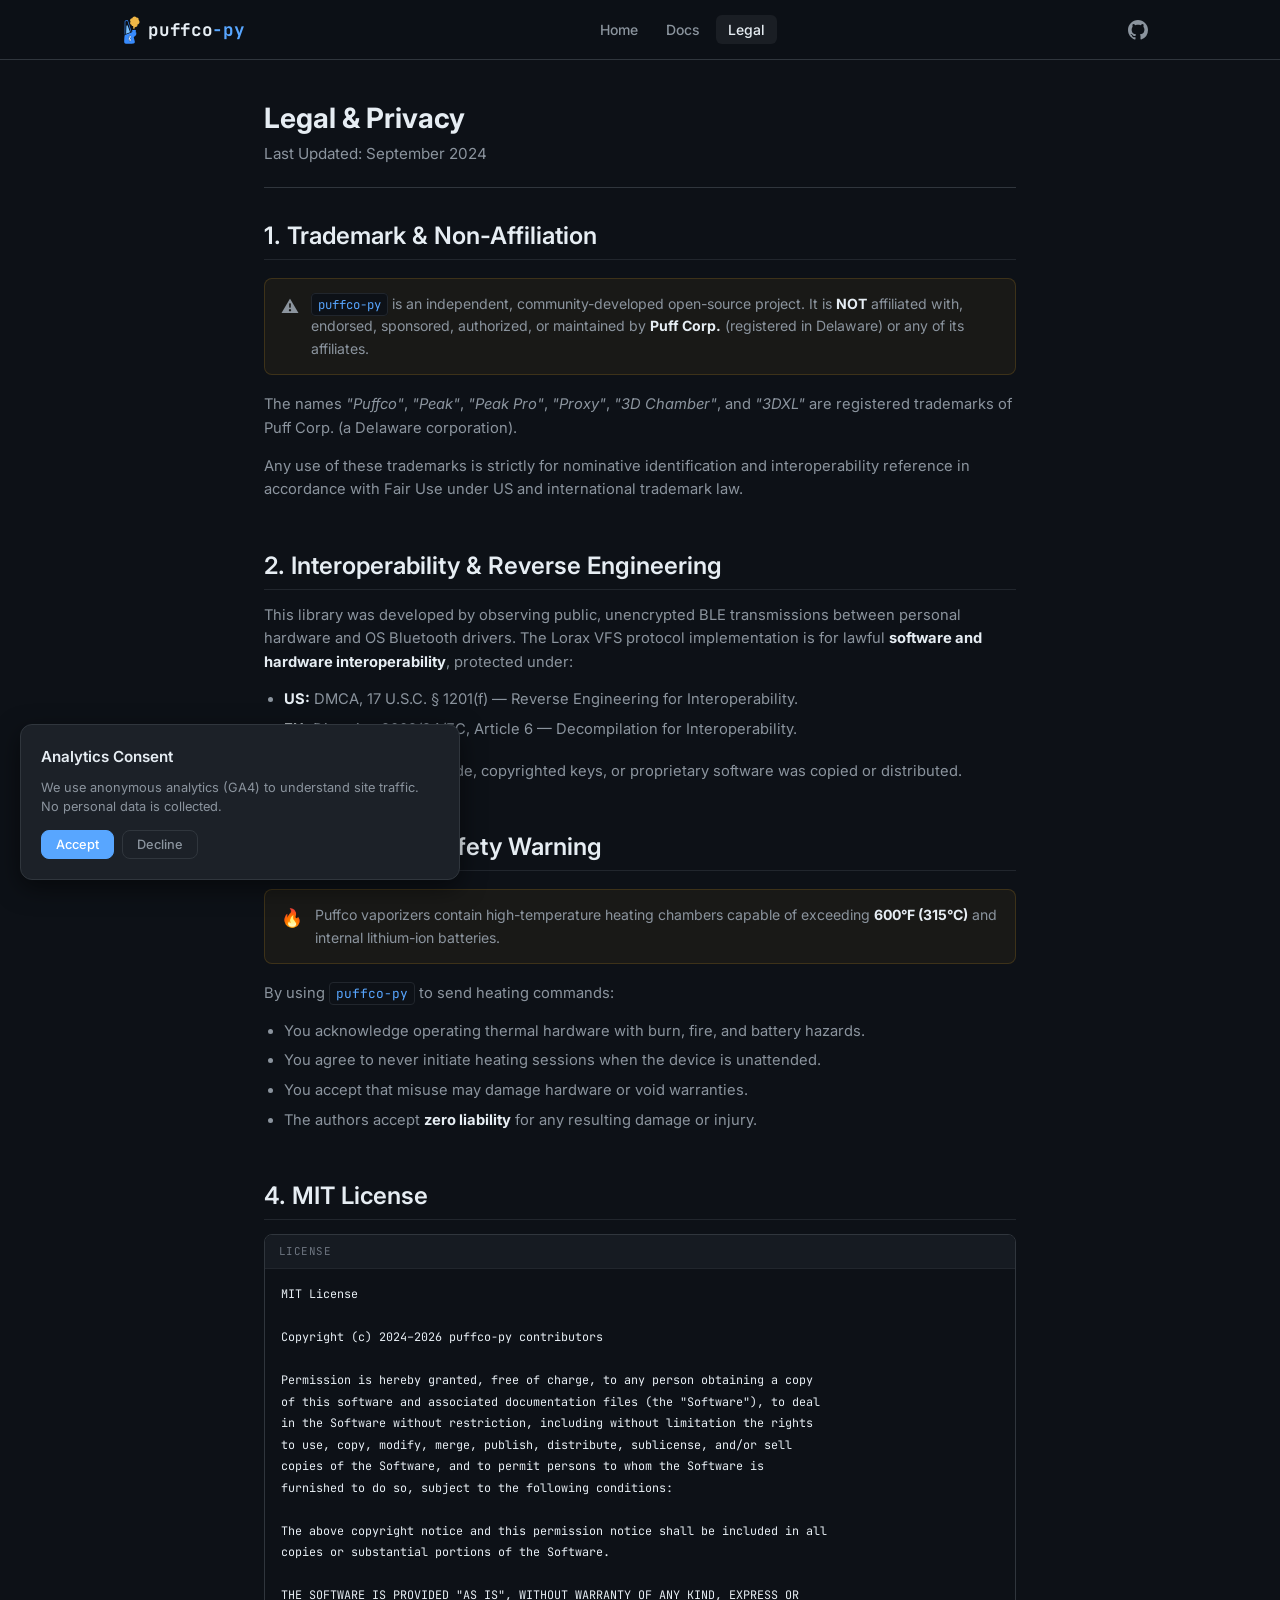
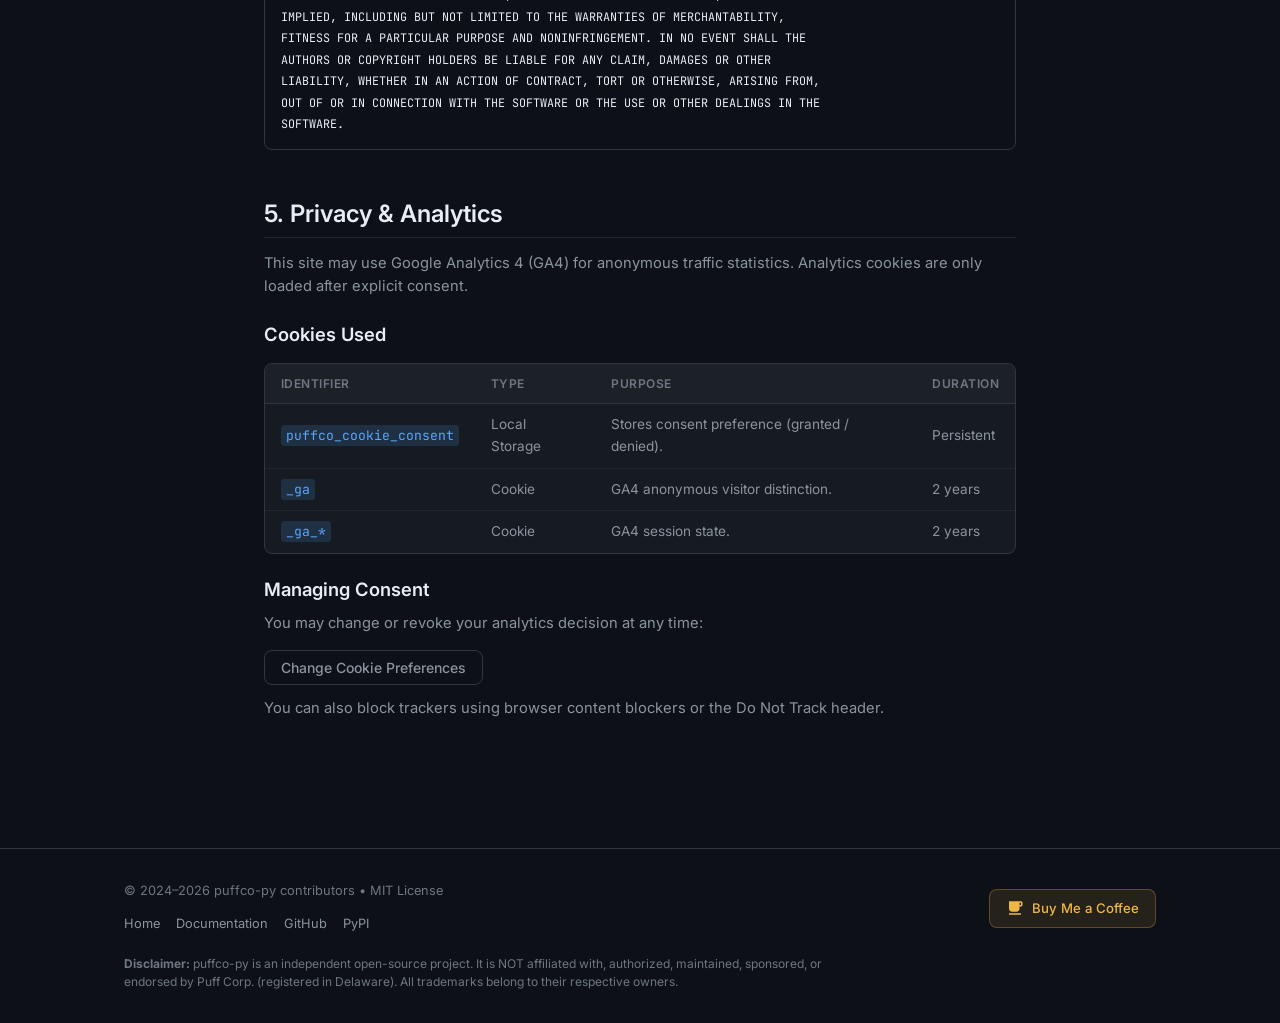
<file: site/legal.html>
<!DOCTYPE html>
<html lang="en">
<head>
  <meta charset="UTF-8">
  <meta name="viewport" content="width=device-width, initial-scale=1.0">
  <title>Legal — puffco-py</title>
  <meta name="description" content="Legal disclaimers, trademark notices, safety warnings, MIT license, and privacy policy for puffco-py.">

  <!-- Favicon -->
  <link rel="icon" type="image/svg+xml" href="assets/img/puffco-py.svg">

  <!-- Google tag (gtag.js) -->
  <script async src="https://www.googletagmanager.com/gtag/js?id=G-HL07GGMKE1"></script>
  <script>
    window.dataLayer = window.dataLayer || [];
    function gtag(){dataLayer.push(arguments);}
    gtag('js', new Date());

    gtag('config', 'G-HL07GGMKE1');
  </script>

  <!-- Stylesheets -->
  <link rel="stylesheet" href="assets/css/main.css">
  <link rel="stylesheet" href="assets/css/docs.css">
</head>
<body>

  <!-- HEADER — Same as all pages -->
  <header class="site-header">
    <div class="container nav-wrap">
      <a href="index.html" class="brand-logo" id="nav-brand">
        <img src="assets/img/puffco-py.svg" alt="puffco-py" width="17" height="28">
        <span>puffco<span class="accent">-py</span></span>
      </a>

      <ul class="nav-links" id="main-nav-links">
        <li><a href="index.html" class="nav-link">Home</a></li>
        <li><a href="docs.html" class="nav-link">Docs</a></li>
        <li><a href="legal.html" class="nav-link active">Legal</a></li>
      </ul>

      <div class="nav-actions">
        <a href="https://github.com/SoyMilkIsOk/puffco-py" target="_blank" rel="noopener noreferrer" class="btn-github" title="View on GitHub">
          <svg width="20" height="20" viewBox="0 0 24 24" fill="currentColor">
            <path d="M12 0C5.37 0 0 5.37 0 12c0 5.31 3.435 9.795 8.205 11.385.6.105.825-.255.825-.57 0-.285-.015-1.23-.015-2.235-3.015.555-3.795-.735-4.035-1.41-.135-.345-.72-1.41-1.23-1.695-.42-.225-1.02-.78-.015-.795.945-.015 1.62.87 1.845 1.23 1.08 1.815 2.805 1.305 3.495.99.105-.78.42-1.305.765-1.605-2.67-.3-5.46-1.335-5.46-5.925 0-1.305.465-2.385 1.23-3.225-.12-.3-.54-1.53.12-3.18 0 0 1.005-.315 3.3 1.23.96-.27 1.98-.405 3-.405s2.04.135 3 .405c2.295-1.56 3.3-1.23 3.3-1.23.66 1.65.24 2.88.12 3.18.765.84 1.23 1.905 1.23 3.225 0 4.605-2.805 5.625-5.475 5.925.435.375.81 1.095.81 2.22 0 1.605-.015 2.895-.015 3.3 0 .315.225.69.825.57A12.02 12.02 0 0024 12c0-6.63-5.37-12-12-12z"/>
          </svg>
        </a>

        <button class="mobile-toggle" aria-label="Toggle navigation" aria-expanded="false">
          <svg width="20" height="20" viewBox="0 0 24 24" fill="none" stroke="currentColor" stroke-width="2">
            <line x1="3" y1="6" x2="21" y2="6"></line>
            <line x1="3" y1="12" x2="21" y2="12"></line>
            <line x1="3" y1="18" x2="21" y2="18"></line>
          </svg>
        </button>
      </div>
    </div>
  </header>

  <!-- LEGAL CONTENT -->
  <div class="container" style="max-width: 800px; padding-top: 40px; padding-bottom: 80px;">

    <div class="docs-header">
      <h1>Legal &amp; Privacy</h1>
      <p class="docs-header-desc">
        Last Updated: September 2024
      </p>
    </div>

    <!-- 1. TRADEMARK -->
    <section class="docs-section" id="disclaimer">
      <h2>1. Trademark &amp; Non-Affiliation</h2>
      <div class="callout callout-warning">
        <span class="callout-icon">⚠️</span>
        <div>
          <code>puffco-py</code> is an independent, community-developed open-source project. It is <strong>NOT</strong> affiliated with, endorsed, sponsored, authorized, or maintained by <strong>Puff Corp.</strong> (registered in Delaware) or any of its affiliates.
        </div>
      </div>
      <p>
        The names <em>"Puffco"</em>, <em>"Peak"</em>, <em>"Peak Pro"</em>, <em>"Proxy"</em>, <em>"3D Chamber"</em>, and <em>"3DXL"</em> are registered trademarks of Puff Corp. (a Delaware corporation).
      </p>
      <p>
        Any use of these trademarks is strictly for nominative identification and interoperability reference in accordance with Fair Use under US and international trademark law.
      </p>
    </section>

    <!-- 2. REVERSE ENGINEERING -->
    <section class="docs-section" id="interoperability">
      <h2>2. Interoperability &amp; Reverse Engineering</h2>
      <p>
        This library was developed by observing public, unencrypted BLE transmissions between personal hardware and OS Bluetooth drivers. The Lorax VFS protocol implementation is for lawful <strong>software and hardware interoperability</strong>, protected under:
      </p>
      <ul>
        <li><strong>US:</strong> DMCA, 17 U.S.C. § 1201(f) — Reverse Engineering for Interoperability.</li>
        <li><strong>EU:</strong> Directive 2009/24/EC, Article 6 — Decompilation for Interoperability.</li>
      </ul>
      <p>
        No proprietary firmware code, copyrighted keys, or proprietary software was copied or distributed.
      </p>
    </section>

    <!-- 3. SAFETY -->
    <section class="docs-section" id="safety">
      <h2>3. Hardware &amp; Safety Warning</h2>
      <div class="callout callout-warning">
        <span class="callout-icon">🔥</span>
        <div>
          Puffco vaporizers contain high-temperature heating chambers capable of exceeding <strong>600°F (315°C)</strong> and internal lithium-ion batteries.
        </div>
      </div>
      <p>By using <code>puffco-py</code> to send heating commands:</p>
      <ul>
        <li>You acknowledge operating thermal hardware with burn, fire, and battery hazards.</li>
        <li>You agree to never initiate heating sessions when the device is unattended.</li>
        <li>You accept that misuse may damage hardware or void warranties.</li>
        <li>The authors accept <strong>zero liability</strong> for any resulting damage or injury.</li>
      </ul>
    </section>

    <!-- 4. LICENSE -->
    <section class="docs-section" id="license">
      <h2>4. MIT License</h2>
      <div class="code-block">
        <div class="code-header">
          <span class="code-lang-tag">LICENSE</span>
        </div>
        <pre><code>MIT License

Copyright (c) 2024–2026 puffco-py contributors

Permission is hereby granted, free of charge, to any person obtaining a copy
of this software and associated documentation files (the "Software"), to deal
in the Software without restriction, including without limitation the rights
to use, copy, modify, merge, publish, distribute, sublicense, and/or sell
copies of the Software, and to permit persons to whom the Software is
furnished to do so, subject to the following conditions:

The above copyright notice and this permission notice shall be included in all
copies or substantial portions of the Software.

THE SOFTWARE IS PROVIDED "AS IS", WITHOUT WARRANTY OF ANY KIND, EXPRESS OR
IMPLIED, INCLUDING BUT NOT LIMITED TO THE WARRANTIES OF MERCHANTABILITY,
FITNESS FOR A PARTICULAR PURPOSE AND NONINFRINGEMENT. IN NO EVENT SHALL THE
AUTHORS OR COPYRIGHT HOLDERS BE LIABLE FOR ANY CLAIM, DAMAGES OR OTHER
LIABILITY, WHETHER IN AN ACTION OF CONTRACT, TORT OR OTHERWISE, ARISING FROM,
OUT OF OR IN CONNECTION WITH THE SOFTWARE OR THE USE OR OTHER DEALINGS IN THE
SOFTWARE.</code></pre>
      </div>
    </section>

    <!-- 5. PRIVACY -->
    <section class="docs-section" id="privacy">
      <h2>5. Privacy &amp; Analytics</h2>
      <p>
        This site may use Google Analytics 4 (GA4) for anonymous traffic statistics. Analytics cookies are only loaded after explicit consent.
      </p>

      <h3>Cookies Used</h3>
      <div class="api-table-wrapper">
        <table class="api-table">
          <thead>
            <tr>
              <th>Identifier</th>
              <th>Type</th>
              <th>Purpose</th>
              <th>Duration</th>
            </tr>
          </thead>
          <tbody>
            <tr>
              <td><code>puffco_cookie_consent</code></td>
              <td>Local Storage</td>
              <td>Stores consent preference (granted / denied).</td>
              <td>Persistent</td>
            </tr>
            <tr>
              <td><code>_ga</code></td>
              <td>Cookie</td>
              <td>GA4 anonymous visitor distinction.</td>
              <td>2 years</td>
            </tr>
            <tr>
              <td><code>_ga_*</code></td>
              <td>Cookie</td>
              <td>GA4 session state.</td>
              <td>2 years</td>
            </tr>
          </tbody>
        </table>
      </div>

      <h3>Managing Consent</h3>
      <p>
        You may change or revoke your analytics decision at any time:
      </p>
      <button class="btn btn-ghost trigger-cookie-settings" id="btn-reopen-cookie-settings">Change Cookie Preferences</button>
      <p style="margin-top: 12px;">
        You can also block trackers using browser content blockers or the Do Not Track header.
      </p>
    </section>

  </div>

  <!-- FOOTER -->
  <footer class="site-footer">
    <div class="container">
      <div class="footer-content">
        <div class="footer-left">
          <div class="footer-copy">&copy; 2024–2026 puffco-py contributors &bull; MIT License</div>
          <ul class="footer-links">
            <li><a href="index.html" class="footer-link">Home</a></li>
            <li><a href="docs.html" class="footer-link">Documentation</a></li>
            <li><a href="https://github.com/SoyMilkIsOk/puffco-py" target="_blank" rel="noopener noreferrer" class="footer-link">GitHub</a></li>
            <li><a href="https://pypi.org/project/puffco-py/" target="_blank" rel="noopener noreferrer" class="footer-link">PyPI</a></li>
          </ul>
        </div>
        <div class="footer-right">
          <a href="https://buymeacoffee.com/SoyMilkIsOk" target="_blank" rel="noopener noreferrer" class="btn-coffee" id="footer-btn-coffee">
            <svg width="18" height="18" viewBox="0 0 24 24" fill="currentColor">
              <path d="M20 3H4v10c0 2.21 1.79 4 4 4h6c2.21 0 4-1.79 4-4v-3h2c1.1 0 2-.9 2-2V5c0-1.1-.9-2-2-2zm0 5h-2V5h2v3zM4 19h16v2H4z"/>
            </svg>
            <span>Buy Me a Coffee</span>
          </a>
        </div>
      </div>
      <p class="footer-disclaimer">
        <strong>Disclaimer:</strong> puffco-py is an independent open-source project. It is NOT affiliated with, authorized, maintained, sponsored, or endorsed by Puff Corp. (registered in Delaware). All trademarks belong to their respective owners.
      </p>
    </div>
  </footer>

  <!-- Cookie Consent -->
  <div class="cookie-banner" id="cookie-banner" role="dialog" aria-labelledby="cookie-title">
    <div class="cookie-title" id="cookie-title">Analytics Consent</div>
    <p class="cookie-desc">
      We use anonymous analytics (GA4) to understand site traffic. No personal data is collected.
    </p>
    <div class="cookie-actions">
      <button class="btn btn-primary" id="btn-cookie-accept" style="font-size: 0.8rem; padding: 6px 14px;">Accept</button>
      <button class="btn btn-ghost" id="btn-cookie-decline" style="font-size: 0.8rem; padding: 6px 14px;">Decline</button>
    </div>
  </div>

  <!-- Scripts -->
  <script src="assets/js/analytics.js"></script>
  <script src="assets/js/app.js"></script>
</body>
</html>
</file>
<file: site/assets/css/main.css>
/* ==========================================================================
   PUFFCO-PY DESIGN SYSTEM (main.css)
   Clean Developer Tool Aesthetic — Dark Slate, Monochrome Blue Accent
   ========================================================================== */

@import url('https://fonts.googleapis.com/css2?family=JetBrains+Mono:wght@400;500;600;700&family=Inter:wght@400;500;600;700&display=swap');

:root {
  /* Core palette */
  --bg: #0d1117;
  --bg-surface: #161b22;
  --bg-card: #1c2128;
  --bg-inset: #0d1117;

  /* Text */
  --text-primary: #e6edf3;
  --text-secondary: #8b949e;
  --text-muted: #6e7681;

  /* Accent */
  --accent: #58a6ff;
  --accent-muted: rgba(88, 166, 255, 0.15);
  --accent-hover: #79c0ff;
  --green: #3fb950;
  --yellow: #d29922;
  --red: #f85149;

  /* Borders & Shadows */
  --border: #30363d;
  --border-muted: #21262d;
  --shadow-sm: 0 1px 3px rgba(0, 0, 0, 0.3);
  --shadow-md: 0 4px 12px rgba(0, 0, 0, 0.4);
  --shadow-lg: 0 8px 24px rgba(0, 0, 0, 0.5);

  /* Typography */
  --font-body: 'Inter', -apple-system, BlinkMacSystemFont, 'Segoe UI', sans-serif;
  --font-mono: 'JetBrains Mono', 'Fira Code', 'Cascadia Code', monospace;

  /* Layout */
  --container-max: 1080px;
  --nav-height: 60px;
  --radius-sm: 6px;
  --radius-md: 8px;
  --radius-lg: 12px;

  /* Transitions */
  --transition-fast: 0.15s ease;
  --transition-normal: 0.25s ease;
}

/* ==========================================================================
   BASE RESET
   ========================================================================== */
*, *::before, *::after {
  box-sizing: border-box;
  margin: 0;
  padding: 0;
}

html {
  scroll-behavior: smooth;
  font-size: 16px;
  background-color: var(--bg);
  color: var(--text-primary);
  -webkit-font-smoothing: antialiased;
  -moz-osx-font-smoothing: grayscale;
}

body {
  font-family: var(--font-body);
  line-height: 1.6;
  background: var(--bg);
  min-height: 100vh;
  overflow-x: hidden;
}

.container {
  max-width: var(--container-max);
  margin: 0 auto;
  padding: 0 24px;
}

h1, h2, h3, h4, h5, h6 {
  font-family: var(--font-body);
  color: var(--text-primary);
  font-weight: 600;
  line-height: 1.3;
}

a {
  color: inherit;
  text-decoration: none;
  transition: color var(--transition-fast);
}

code, pre {
  font-family: var(--font-mono);
}

code {
  font-size: 0.875em;
  background: var(--bg-inset);
  border: 1px solid var(--border-muted);
  padding: 2px 6px;
  border-radius: 4px;
  color: var(--accent);
}

pre code {
  background: none;
  border: none;
  padding: 0;
  color: inherit;
}

/* ==========================================================================
   NAVIGATION BAR — Consistent across all pages
   ========================================================================== */
.site-header {
  position: sticky;
  top: 0;
  width: 100%;
  height: var(--nav-height);
  background: rgba(13, 17, 23, 0.95);
  backdrop-filter: blur(8px);
  -webkit-backdrop-filter: blur(8px);
  border-bottom: 1px solid var(--border);
  z-index: 100;
}

.nav-wrap {
  display: flex;
  align-items: center;
  justify-content: space-between;
  height: 100%;
}

.brand-logo {
  display: inline-flex;
  align-items: center;
  gap: 8px;
  font-family: var(--font-mono);
  font-weight: 700;
  font-size: 1.1rem;
  letter-spacing: -0.02em;
  color: var(--text-primary);
  padding: 0;
  margin: 0;
  line-height: 1;
}

.brand-logo img {
  height: 28px;
  width: auto;
  display: block;
  flex-shrink: 0;
}

.brand-logo .accent {
  color: var(--accent);
}

.brand-badge {
  font-size: 0.65rem;
  font-family: var(--font-mono);
  background: var(--accent-muted);
  color: var(--accent);
  border: 1px solid rgba(88, 166, 255, 0.3);
  padding: 1px 7px;
  border-radius: 20px;
  font-weight: 600;
}

.nav-links {
  display: flex;
  align-items: center;
  gap: 4px;
  list-style: none;
}

.nav-link {
  font-size: 0.875rem;
  font-weight: 500;
  color: var(--text-secondary);
  padding: 6px 12px;
  border-radius: var(--radius-sm);
  transition: color var(--transition-fast), background var(--transition-fast);
}

.nav-link:hover {
  color: var(--text-primary);
  background: rgba(255, 255, 255, 0.04);
}

.nav-link.active {
  color: var(--text-primary);
  background: rgba(255, 255, 255, 0.06);
}

.nav-actions {
  display: flex;
  align-items: center;
  gap: 8px;
}

/* GitHub button in nav */
.btn-github {
  display: inline-flex;
  align-items: center;
  justify-content: center;
  width: 36px;
  height: 36px;
  border-radius: var(--radius-sm);
  color: var(--text-secondary);
  transition: color var(--transition-fast), background var(--transition-fast);
}

.btn-github:hover {
  color: var(--text-primary);
  background: rgba(255, 255, 255, 0.06);
}

/* Mobile hamburger */
.mobile-toggle {
  display: none;
  background: transparent;
  border: none;
  color: var(--text-secondary);
  cursor: pointer;
  padding: 6px;
  border-radius: var(--radius-sm);
  transition: color var(--transition-fast);
}

.mobile-toggle:hover {
  color: var(--text-primary);
}

/* ==========================================================================
   BUTTONS
   ========================================================================== */
.btn {
  display: inline-flex;
  align-items: center;
  justify-content: center;
  gap: 8px;
  padding: 8px 16px;
  font-family: var(--font-body);
  font-size: 0.875rem;
  font-weight: 500;
  border-radius: var(--radius-md);
  border: 1px solid transparent;
  cursor: pointer;
  transition: all var(--transition-fast);
  text-decoration: none;
  white-space: nowrap;
}

.btn-primary {
  background: var(--accent);
  color: #ffffff;
  border-color: var(--accent);
}

.btn-primary:hover {
  background: var(--accent-hover);
  border-color: var(--accent-hover);
}

.btn-ghost {
  background: transparent;
  color: var(--text-secondary);
  border-color: var(--border);
}

.btn-ghost:hover {
  color: var(--text-primary);
  border-color: var(--text-muted);
  background: rgba(255, 255, 255, 0.04);
}

/* ==========================================================================
   HERO SECTION — Homepage only
   ========================================================================== */
.hero {
  padding: 64px 0 60px;
  text-align: center;
}

.hero-logo-wrap {
  display: flex;
  align-items: center;
  justify-content: center;
  margin-bottom: 24px;
}

.hero-logo {
  height: 84px;
  width: auto;
  display: block;
  filter: drop-shadow(0 4px 20px rgba(56, 139, 253, 0.28));
  transition: transform var(--transition-normal), filter var(--transition-normal);
}

.hero-logo:hover {
  transform: translateY(-2px) scale(1.04);
  filter: drop-shadow(0 8px 30px rgba(56, 139, 253, 0.45));
}

.hero-eyebrow {
  display: inline-flex;
  align-items: center;
  gap: 8px;
  font-family: var(--font-mono);
  font-size: 0.8rem;
  color: var(--text-muted);
  margin-bottom: 20px;
}

.hero-title {
  font-family: var(--font-mono);
  font-size: clamp(2rem, 4.5vw, 3rem);
  font-weight: 700;
  letter-spacing: -0.03em;
  margin-bottom: 16px;
  color: var(--text-primary);
}

.hero-title .accent {
  color: var(--accent);
}

.hero-subtitle {
  font-size: 1.05rem;
  color: var(--text-secondary);
  max-width: 600px;
  margin: 0 auto 32px;
  line-height: 1.7;
}

/* Install snippet */
.install-box {
  display: inline-flex;
  align-items: center;
  gap: 0;
  background: var(--bg-surface);
  border: 1px solid var(--border);
  border-radius: var(--radius-md);
  overflow: hidden;
  margin-bottom: 24px;
  box-shadow: var(--shadow-sm);
}

.install-cmd {
  font-family: var(--font-mono);
  font-size: 0.9rem;
  color: var(--text-primary);
  padding: 10px 16px;
  user-select: all;
}

.install-cmd .prompt {
  color: var(--text-muted);
  margin-right: 8px;
  user-select: none;
}

.btn-copy {
  display: flex;
  align-items: center;
  justify-content: center;
  background: transparent;
  border: none;
  border-left: 1px solid var(--border);
  color: var(--text-muted);
  cursor: pointer;
  padding: 10px 12px;
  transition: all var(--transition-fast);
}

.btn-copy:hover {
  color: var(--accent);
  background: var(--accent-muted);
}

.btn-copy.copied {
  color: var(--green);
}

/* CTA row */
.hero-actions {
  display: flex;
  align-items: center;
  justify-content: center;
  gap: 12px;
  margin-bottom: 48px;
  flex-wrap: wrap;
}

/* Compatibility badges */
.compat-strip {
  display: flex;
  align-items: center;
  justify-content: center;
  gap: 16px;
  flex-wrap: wrap;
  padding-top: 32px;
  border-top: 1px solid var(--border-muted);
}

.compat-item {
  font-size: 0.8rem;
  font-family: var(--font-mono);
  color: var(--text-muted);
  display: flex;
  align-items: center;
  gap: 6px;
}

.compat-item .check {
  color: var(--green);
  font-weight: 700;
}

/* ==========================================================================
   FOOTER
   ========================================================================== */
.site-footer {
  border-top: 1px solid var(--border);
  background: var(--bg);
  padding: 32px 0;
}

.footer-content {
  display: flex;
  align-items: center;
  justify-content: space-between;
  flex-wrap: wrap;
  gap: 24px;
}

.footer-left {
  display: flex;
  flex-direction: column;
  gap: 8px;
}

.footer-right {
  display: flex;
  align-items: center;
}

.btn-coffee {
  display: inline-flex;
  align-items: center;
  gap: 8px;
  padding: 8px 16px;
  background: rgba(240, 183, 70, 0.1);
  color: #f0b746;
  border: 1px solid rgba(240, 183, 70, 0.28);
  border-radius: var(--radius-md);
  font-family: var(--font-body);
  font-size: 0.825rem;
  font-weight: 500;
  text-decoration: none;
  transition: all var(--transition-fast);
  white-space: nowrap;
  cursor: pointer;
}

.btn-coffee:hover {
  background: #f0b746;
  color: #0d1117;
  border-color: #f0b746;
  box-shadow: 0 2px 12px rgba(240, 183, 70, 0.3);
  transform: translateY(-1px);
}

.btn-coffee svg {
  flex-shrink: 0;
  transition: transform var(--transition-fast);
}

.btn-coffee:hover svg {
  transform: scale(1.08);
}

.footer-copy {
  font-size: 0.8rem;
  color: var(--text-muted);
}

.footer-links {
  display: flex;
  align-items: center;
  gap: 16px;
  list-style: none;
}

.footer-link {
  font-size: 0.8rem;
  color: var(--text-secondary);
  transition: color var(--transition-fast);
}

.footer-link:hover {
  color: var(--accent);
}

.footer-disclaimer {
  font-size: 0.75rem;
  color: var(--text-muted);
  line-height: 1.5;
  max-width: 720px;
  margin-top: 20px;
}

/* ==========================================================================
   COOKIE CONSENT BANNER
   ========================================================================== */
.cookie-banner {
  position: fixed;
  bottom: 20px;
  left: 20px;
  max-width: 440px;
  background: var(--bg-card);
  border: 1px solid var(--border);
  border-radius: var(--radius-lg);
  padding: 20px;
  box-shadow: var(--shadow-lg);
  z-index: 999;
  display: none;
  animation: slideUp 0.3s ease;
}

.cookie-banner.show {
  display: block;
}

@keyframes slideUp {
  from { transform: translateY(40px); opacity: 0; }
  to { transform: translateY(0); opacity: 1; }
}

.cookie-title {
  font-size: 0.95rem;
  font-weight: 600;
  margin-bottom: 8px;
  color: var(--text-primary);
}

.cookie-desc {
  font-size: 0.8rem;
  color: var(--text-secondary);
  line-height: 1.5;
  margin-bottom: 14px;
}

.cookie-actions {
  display: flex;
  align-items: center;
  gap: 8px;
  flex-wrap: wrap;
}

/* ==========================================================================
   RESPONSIVE
   ========================================================================== */
@media (max-width: 768px) {
  .nav-links {
    display: none;
    position: absolute;
    top: var(--nav-height);
    left: 0;
    right: 0;
    background: var(--bg-surface);
    border-bottom: 1px solid var(--border);
    flex-direction: column;
    padding: 12px 16px;
    gap: 4px;
  }

  .nav-links.open {
    display: flex;
  }

  .nav-link {
    width: 100%;
    padding: 10px 12px;
  }

  .mobile-toggle {
    display: flex;
  }

  .hero {
    padding: 40px 0 36px;
  }

  .hero-logo {
    height: 68px;
  }

  .hero-title {
    font-size: 1.75rem;
  }

  .hero-subtitle {
    font-size: 0.95rem;
  }

  .compat-strip {
    gap: 10px;
  }

  .compat-item {
    font-size: 0.72rem;
  }

  .footer-content {
    flex-direction: column;
    align-items: flex-start;
    gap: 16px;
  }

  .footer-links {
    flex-wrap: wrap;
    gap: 12px;
  }
}
</file>
<file: site/assets/css/docs.css>
/* ==========================================================================
   DOCUMENTATION PAGE STYLING (docs.css)
   Sidebar Navigation • Auto-highlighting • Code Blocks • Mobile Drawer
   ========================================================================== */

/* Layout grid */
.docs-layout {
  display: grid;
  grid-template-columns: 240px minmax(0, 1fr);
  gap: 48px;
  padding: 32px 0 80px;
  align-items: start;
}

/* ==========================================================================
   SIDEBAR
   ========================================================================== */
.docs-sidebar {
  position: sticky;
  top: calc(var(--nav-height) + 20px);
  max-height: calc(100vh - var(--nav-height) - 40px);
  overflow-y: auto;
  padding-right: 8px;
  scrollbar-width: thin;
  scrollbar-color: var(--border) transparent;
}

.docs-sidebar::-webkit-scrollbar {
  width: 4px;
}

.docs-sidebar::-webkit-scrollbar-thumb {
  background: var(--border);
  border-radius: 4px;
}

.sidebar-group {
  margin-bottom: 20px;
}

.sidebar-group-title {
  font-family: var(--font-body);
  font-size: 0.7rem;
  font-weight: 600;
  text-transform: uppercase;
  letter-spacing: 0.08em;
  color: var(--text-muted);
  margin-bottom: 6px;
  padding-left: 10px;
}

.sidebar-nav-list {
  list-style: none;
  display: flex;
  flex-direction: column;
  gap: 1px;
}

.sidebar-nav-link {
  display: block;
  padding: 5px 10px;
  border-radius: var(--radius-sm);
  font-size: 0.84rem;
  color: var(--text-secondary);
  border-left: 2px solid transparent;
  transition: all var(--transition-fast);
  line-height: 1.5;
}

.sidebar-nav-link:hover {
  color: var(--text-primary);
  background: rgba(255, 255, 255, 0.03);
}

.sidebar-nav-link.active {
  color: var(--accent);
  background: var(--accent-muted);
  border-left-color: var(--accent);
  font-weight: 500;
}

/* Mobile sidebar toggle */
.sidebar-toggle {
  display: none;
  align-items: center;
  gap: 8px;
  width: 100%;
  padding: 10px 14px;
  background: var(--bg-surface);
  border: 1px solid var(--border);
  border-radius: var(--radius-md);
  color: var(--text-secondary);
  font-size: 0.84rem;
  font-family: var(--font-body);
  cursor: pointer;
  margin-bottom: 20px;
  transition: all var(--transition-fast);
}

.sidebar-toggle:hover {
  color: var(--text-primary);
  border-color: var(--text-muted);
}

.sidebar-toggle svg {
  transition: transform var(--transition-fast);
}

.sidebar-toggle.open svg {
  transform: rotate(180deg);
}

/* ==========================================================================
   DOCS CONTENT
   ========================================================================== */
.docs-content {
  min-width: 0;
  line-height: 1.7;
}

.docs-header {
  margin-bottom: 32px;
  padding-bottom: 20px;
  border-bottom: 1px solid var(--border);
}

.docs-header h1 {
  font-size: 1.75rem;
  font-weight: 700;
  margin-bottom: 6px;
}

.docs-header-desc {
  color: var(--text-secondary);
  font-size: 0.95rem;
  margin: 0;
}

.docs-badge-row {
  display: flex;
  gap: 8px;
  margin-top: 12px;
  flex-wrap: wrap;
}

/* Sections */
.docs-section {
  margin-bottom: 48px;
  scroll-margin-top: calc(var(--nav-height) + 24px);
}

.docs-section h2 {
  font-size: 1.5rem;
  margin-bottom: 14px;
  padding-bottom: 8px;
  border-bottom: 1px solid var(--border-muted);
}

.docs-section h3 {
  font-size: 1.15rem;
  margin: 24px 0 10px;
  color: var(--text-primary);
}

.docs-section h4 {
  font-size: 0.95rem;
  margin: 16px 0 8px;
  color: var(--accent);
  font-family: var(--font-mono);
  font-weight: 500;
}

.docs-section p {
  color: var(--text-secondary);
  margin-bottom: 14px;
  font-size: 0.92rem;
}

.docs-section ul, .docs-section ol {
  margin: 10px 0 18px 20px;
  color: var(--text-secondary);
  font-size: 0.92rem;
}

.docs-section li {
  margin-bottom: 6px;
}

.docs-section strong {
  color: var(--text-primary);
}

/* ==========================================================================
   API TABLES
   ========================================================================== */
.api-table-wrapper {
  overflow-x: auto;
  margin: 16px 0 24px;
  border: 1px solid var(--border);
  border-radius: var(--radius-md);
  background: var(--bg-surface);
}

.api-table {
  width: 100%;
  border-collapse: collapse;
  font-size: 0.85rem;
  text-align: left;
}

.api-table th {
  background: var(--bg-card);
  padding: 10px 16px;
  font-size: 0.75rem;
  font-weight: 600;
  text-transform: uppercase;
  letter-spacing: 0.04em;
  color: var(--text-muted);
  border-bottom: 1px solid var(--border);
}

.api-table td {
  padding: 10px 16px;
  border-bottom: 1px solid var(--border-muted);
  color: var(--text-secondary);
}

.api-table tr:last-child td {
  border-bottom: none;
}

.api-table tr:hover td {
  background: rgba(255, 255, 255, 0.015);
}

.api-table td code {
  font-size: 0.82rem;
  color: var(--accent);
  background: var(--accent-muted);
  padding: 2px 5px;
  border-radius: 3px;
  border: none;
}

/* ==========================================================================
   CALLOUT ALERTS
   ========================================================================== */
.callout {
  border-radius: var(--radius-md);
  padding: 14px 16px;
  margin: 18px 0;
  display: flex;
  gap: 12px;
  font-size: 0.88rem;
  line-height: 1.6;
}

.callout-icon {
  font-size: 1.1rem;
  flex-shrink: 0;
}

.callout-info {
  background: rgba(88, 166, 255, 0.06);
  border: 1px solid rgba(88, 166, 255, 0.2);
  color: var(--text-secondary);
}

.callout-warning {
  background: rgba(210, 153, 34, 0.06);
  border: 1px solid rgba(210, 153, 34, 0.2);
  color: var(--text-secondary);
}

/* ==========================================================================
   CODE BLOCKS
   ========================================================================== */
.code-block {
  background: var(--bg-inset);
  border: 1px solid var(--border);
  border-radius: var(--radius-md);
  margin: 14px 0 22px;
  overflow: hidden;
}

.code-header {
  height: 34px;
  background: var(--bg-surface);
  border-bottom: 1px solid var(--border-muted);
  display: flex;
  align-items: center;
  justify-content: space-between;
  padding: 0 14px;
}

.code-lang-tag {
  font-family: var(--font-mono);
  font-size: 0.68rem;
  color: var(--text-muted);
  text-transform: uppercase;
  letter-spacing: 0.04em;
}

.btn-code-copy {
  background: transparent;
  border: none;
  color: var(--text-muted);
  font-size: 0.72rem;
  cursor: pointer;
  padding: 3px 6px;
  border-radius: 3px;
  transition: all var(--transition-fast);
  font-family: var(--font-body);
}

.btn-code-copy:hover {
  color: var(--accent);
  background: var(--accent-muted);
}

.code-block pre {
  padding: 14px 16px;
  overflow-x: auto;
  font-size: 0.84rem;
  line-height: 1.6;
  color: var(--text-primary);
}

/* ==========================================================================
   RESPONSIVE — Docs
   ========================================================================== */
@media (max-width: 900px) {
  .docs-layout {
    grid-template-columns: 1fr;
    gap: 0;
  }

  .docs-sidebar {
    position: static;
    max-height: none;
    padding-right: 0;
    display: none;
  }

  .docs-sidebar.open {
    display: block;
    margin-bottom: 24px;
    padding: 16px;
    background: var(--bg-surface);
    border: 1px solid var(--border);
    border-radius: var(--radius-md);
  }

  .sidebar-toggle {
    display: flex;
  }
}

@media (max-width: 600px) {
  .docs-header h1 {
    font-size: 1.35rem;
  }

  .docs-section h2 {
    font-size: 1.25rem;
  }

  .api-table {
    font-size: 0.78rem;
  }

  .api-table th, .api-table td {
    padding: 8px 10px;
  }
}
</file>
